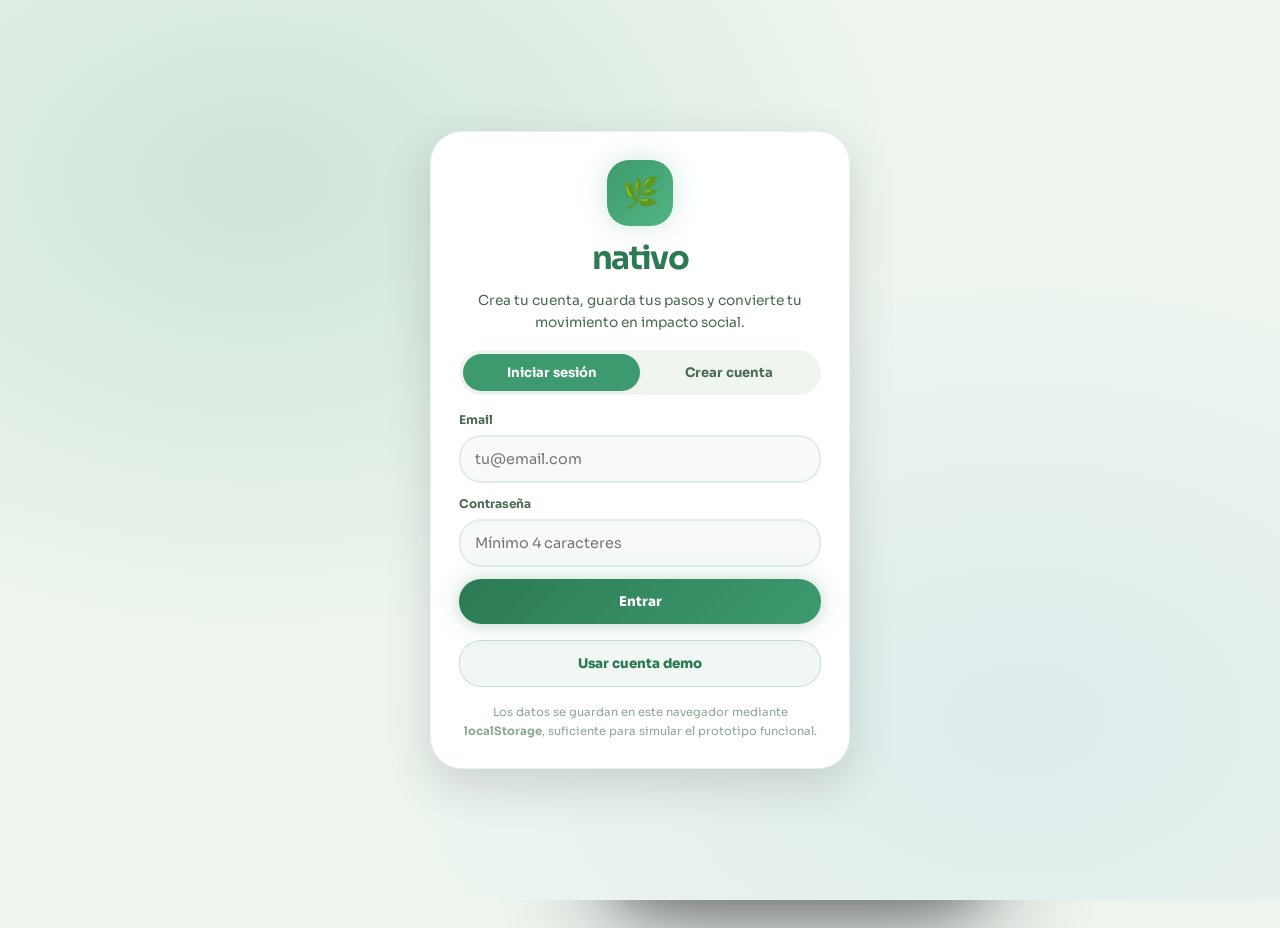
<file: files/index.html>
<!DOCTYPE html>
<html lang="es">
<head>
  <meta charset="UTF-8">
  <meta name="viewport" content="width=device-width, initial-scale=1.0, maximum-scale=1.0, user-scalable=no">
  <title>Nativo — Muévete. Impacta. Transforma.</title>
  <link rel="preconnect" href="https://fonts.googleapis.com">
  <link rel="preconnect" href="https://fonts.gstatic.com" crossorigin>
  <link href="https://fonts.googleapis.com/css2?family=Sora:wght@300;400;500;600;700;800&family=JetBrains+Mono:wght@400;500;600&display=swap" rel="stylesheet">
  <link rel="stylesheet" href="styles.css">
</head>
<body>

  <!-- PANTALLA DE ACCESO: login / registro local -->
  <section class="auth-screen" id="auth-screen" aria-label="Acceso a Nativo">
    <div class="auth-card">
      <div class="auth-logo">🌿</div>
      <h1>nativo</h1>
      <p class="auth-subtitle">Crea tu cuenta, guarda tus pasos y convierte tu movimiento en impacto social.</p>

      <div class="auth-tabs" role="tablist">
        <button class="auth-tab active" id="login-tab" type="button" onclick="setAuthMode('login')">Iniciar sesión</button>
        <button class="auth-tab" id="register-tab" type="button" onclick="setAuthMode('register')">Crear cuenta</button>
      </div>

      <form class="auth-form" id="auth-form">
        <label class="auth-field" id="name-field">
          <span>Nombre</span>
          <input id="auth-name" type="text" autocomplete="name" placeholder="Ana" maxlength="24">
        </label>
        <label class="auth-field">
          <span>Email</span>
          <input id="auth-email" type="email" autocomplete="email" placeholder="tu@email.com" required>
        </label>
        <label class="auth-field">
          <span>Contraseña</span>
          <input id="auth-password" type="password" autocomplete="current-password" placeholder="Mínimo 4 caracteres" required>
        </label>
        <button class="auth-submit" type="submit" id="auth-submit">Entrar</button>
      </form>

      <button class="auth-demo" type="button" onclick="quickDemoLogin()">Usar cuenta demo</button>
      <p class="auth-note">Los datos se guardan en este navegador mediante <strong>localStorage</strong>, suficiente para simular el prototipo funcional.</p>
    </div>
  </section>

  <!-- ================================================================ -->
  <div class="desktop-wrapper">

    <!-- Sidebar informativa (solo escritorio) -->
    <aside class="desktop-sidebar">
      <div class="sidebar-brand">
        <div class="sidebar-logo-wrap">
          <span class="sidebar-logo">🌿</span>
        </div>
        <h1 class="sidebar-title">nativo</h1>
        <p class="sidebar-tagline">Camina. Genera energía.<br>Transforma comunidades.</p>
      </div>

      <ul class="sidebar-features">
        <li>
          <div class="sf-icon">👣</div>
          <div class="sf-text">
            <strong>Cuenta tus pasos</strong>
            <span>Cada paso genera energía real</span>
          </div>
        </li>
        <li>
          <div class="sf-icon">⚡</div>
          <div class="sf-text">
            <strong>Convierte en créditos</strong>
            <span>100 pasos = 1 crédito Nativo</span>
          </div>
        </li>
        <li>
          <div class="sf-icon">🌍</div>
          <div class="sf-text">
            <strong>Financia proyectos</strong>
            <span>Dona créditos a tu comunidad</span>
          </div>
        </li>
        <li>
          <div class="sf-icon">📈</div>
          <div class="sf-text">
            <strong>Mide tu impacto</strong>
            <span>Ve cómo cambias el mundo</span>
          </div>
        </li>
      </ul>

      <div class="sidebar-footer">
        <p class="sf-label">Disponible próximamente en</p>
        <div class="store-badges">
          <div class="store-badge">
            <span>🍎</span> App Store
          </div>
          <div class="store-badge">
            <span>▶</span> Google Play
          </div>
        </div>
      </div>
    </aside>

    <!-- PHONE MOCKUP: Contiene la app móvil-->
    <div class="phone-mockup">
      <!-- Notch del teléfono -->
      <div class="phone-notch">
        <div class="notch-camera"></div>
      </div>

      <div class="phone-screen">

        <!-- APP SHELL-->
        <div class="app" id="app">

          <!-- HEADER -->
          <header class="app-header" id="app-header">
            <div class="header-inner">
              <div class="header-brand">
                <span class="header-logo">🌿</span>
                <span class="header-name">nativo</span>
              </div>
              <div class="header-actions">
                <div class="streak-pill">
                  <span class="streak-fire">🔥</span>
                  <span class="streak-num" id="streak-count">7</span>
                </div>
                <button class="user-avatar" id="header-avatar" onclick="setTab('profile')" aria-label="Abrir perfil">A</button>
              </div>
            </div>
          </header>

          <!-- PANTALLAS / TABS-->
          <main class="app-main" id="app-main">

            <!-- ======== TAB: INICIO ======== -->
            <section class="tab-screen active" id="tab-home">

              <!-- Saludo -->
              <div class="greeting-block">
                <p class="greeting-sub">Buenos días,</p>
                <h2 class="greeting-name"><span id="greeting-name">Ana</span> <span class="wave">👋</span></h2>
              </div>

              <!-- Anillo de progreso SVG -->
              <div class="ring-section">
                <div class="ring-wrap" id="ring-wrap">
                  <svg class="progress-ring" viewBox="0 0 220 220" xmlns="http://www.w3.org/2000/svg" aria-label="Progreso de pasos">
                    <!-- Pista de fondo -->
                    <circle class="ring-track" cx="110" cy="110" r="90"/>
                    <!-- Anillo de progreso -->
                    <circle class="ring-fill" id="ring-fill" cx="110" cy="110" r="90"/>
                    <!-- Punto marcador en el extremo -->
                    <circle class="ring-dot" id="ring-dot" cx="110" cy="20" r="7"/>
                  </svg>

                  <!-- Contenido central del anillo -->
                  <div class="ring-center-content">
                    <span class="ring-number" id="ring-steps">0</span>
                    <span class="ring-unit">pasos</span>
                    <div class="ring-goal-line">
                      <span class="ring-percent" id="ring-percent">0%</span>
                      <span class="ring-goal-text">de 10.000</span>
                    </div>
                  </div>
                </div>

                <!-- Barra de energía bajo el anillo -->
                <div class="energy-section">
                  <div class="energy-header">
                    <span class="energy-label">⚡ Energía generada</span>
                    <span class="energy-value" id="energy-val">0 kJ</span>
                  </div>
                  <div class="energy-track">
                    <div class="energy-progress" id="energy-progress"></div>
                  </div>
                </div>
              </div>

              <!-- Panel de créditos -->
              <div class="credits-card" id="credits-card">
                <div class="credits-main-row">
                  <div class="credits-coin">🪙</div>
                  <div class="credits-big">
                    <span class="credits-number" id="credits-display">50</span>
                    <span class="credits-desc">créditos disponibles</span>
                  </div>
                  <div class="credits-badge-wrap">
                    <div class="credits-today-badge">
                      <span class="badge-label">Hoy</span>
                      <span class="badge-val" id="credits-today">+0</span>
                    </div>
                  </div>
                </div>

                <div class="credits-divider"></div>

                <div class="credits-stats-row">
                  <div class="credits-stat">
                    <span class="cstat-num" id="cstat-total">50</span>
                    <span class="cstat-lbl">Total ganados</span>
                  </div>
                  <div class="cstat-sep"></div>
                  <div class="credits-stat">
                    <span class="cstat-num" id="cstat-donated">0</span>
                    <span class="cstat-lbl">Donados</span>
                  </div>
                  <div class="cstat-sep"></div>
                  <div class="credits-stat">
                    <span class="cstat-num" id="cstat-steps-today">0</span>
                    <span class="cstat-lbl">Pasos hoy</span>
                  </div>
                </div>
              </div>

              <!-- Botones de añadir pasos -->
              <div class="steps-section">
                <p class="steps-section-title">Simular actividad</p>
                <div class="step-buttons-row">
                  <button class="step-btn" onclick="addSteps(100)" aria-label="Añadir 100 pasos">
                    <span class="sbtn-icon">🚶</span>
                    <span class="sbtn-val">+100</span>
                    <span class="sbtn-desc">Paseo</span>
                  </button>
                  <button class="step-btn step-btn--mid" onclick="addSteps(500)" aria-label="Añadir 500 pasos">
                    <span class="sbtn-icon">🏃</span>
                    <span class="sbtn-val">+500</span>
                    <span class="sbtn-desc">Trote</span>
                  </button>
                  <button class="step-btn step-btn--big" onclick="addSteps(1000)" aria-label="Añadir 1000 pasos">
                    <span class="sbtn-icon">🏅</span>
                    <span class="sbtn-val">+1000</span>
                    <span class="sbtn-desc">Sprint</span>
                  </button>
                </div>
              </div>

              <!-- Banner de logro (oculto por defecto) -->
              <div class="achievement-banner hidden" id="achievement-banner">
                <span class="ach-icon">🏆</span>
                <div class="ach-text">
                  <strong>¡Objetivo diario completado!</strong>
                  <p>Has generado la máxima energía de hoy</p>
                </div>
                <button class="ach-close" onclick="document.getElementById('achievement-banner').classList.add('hidden')">✕</button>
              </div>

            </section><!-- /tab-home -->

            <!-- ======== TAB: PROYECTOS ======== -->
            <section class="tab-screen" id="tab-projects">

              <div class="projects-header">
                <div>
                  <h2 class="section-title">Proyectos</h2>
                  <p class="section-sub">Tu movimiento, su futuro</p>
                </div>
                <div class="mini-credits-pill">
                  🪙 <span id="credits-projects-disp">50</span>
                </div>
              </div>

              <!-- Lista de proyectos generada dinámicamente -->
              <div class="projects-list" id="projects-list" role="list">
                <!-- Generado por JS -->
              </div>

            </section><!-- /tab-projects -->

            <!-- ======== TAB: IMPACTO ======== -->
            <section class="tab-screen" id="tab-impact">

              <div class="section-header-block">
                <h2 class="section-title">Tu Impacto</h2>
                <p class="section-sub">Cada paso transforma el mundo</p>
              </div>

              <!-- Hero visual -->
              <div class="impact-hero">
                <div class="impact-planet-wrap">
                  <span class="impact-planet">🌍</span>
                  <div class="orbit orbit-1"><div class="orbit-dot"></div></div>
                  <div class="orbit orbit-2"><div class="orbit-dot"></div></div>
                  <div class="orbit orbit-3"><div class="orbit-dot"></div></div>
                </div>
                <p class="impact-phrase">Tu movimiento alimenta comunidades reales</p>
              </div>

              <!-- Grid de estadísticas de impacto -->
              <div class="impact-grid">
                <div class="impact-card">
                  <span class="icard-icon">👣</span>
                  <span class="icard-val" id="imp-steps">0</span>
                  <span class="icard-lbl">Pasos totales</span>
                </div>
                <div class="impact-card">
                  <span class="icard-icon">⚡</span>
                  <span class="icard-val" id="imp-energy">0</span>
                  <span class="icard-lbl">kJ generados</span>
                </div>
                <div class="impact-card impact-card--highlight">
                  <span class="icard-icon">🪙</span>
                  <span class="icard-val" id="imp-donated">0</span>
                  <span class="icard-lbl">Créditos donados</span>
                </div>
                <div class="impact-card">
                  <span class="icard-icon">🌿</span>
                  <span class="icard-val" id="imp-co2">0</span>
                  <span class="icard-lbl">g CO₂ evitado</span>
                </div>
              </div>

              <!-- Historial de donaciones -->
              <div class="timeline-section">
                <h3 class="timeline-title">Historial de donaciones</h3>

                <!-- Estado vacío -->
                <div class="timeline-empty" id="timeline-empty">
                  <span class="te-icon">🌱</span>
                  <p>Aún no has donado créditos.<br><strong>¡Tu impacto está esperando!</strong></p>
                  <button class="te-btn" onclick="setTab('projects')">Ver proyectos →</button>
                </div>

                <!-- Lista de donaciones -->
                <ul class="timeline-list" id="timeline-list" aria-label="Historial de donaciones"></ul>
              </div>

            </section><!-- /tab-impact -->

            <!-- ======== TAB: PERFIL ======== -->
            <section class="tab-screen" id="tab-profile">
              <div class="section-header-block">
                <h2 class="section-title">Perfil</h2>
                <p class="section-sub">Tus datos, historial y logros guardados</p>
              </div>

              <div class="profile-card">
                <div class="profile-avatar" id="profile-avatar">A</div>
                <div class="profile-main">
                  <h3 id="profile-name">Ana</h3>
                  <p id="profile-email">ana@nativo.app</p>
                  <span class="profile-level" id="profile-level">Nivel Semilla</span>
                </div>
              </div>

              <div class="profile-grid">
                <div class="profile-stat"><span id="profile-days">1</span><small>Días activos</small></div>
                <div class="profile-stat"><span id="profile-best">0</span><small>Mejor día</small></div>
                <div class="profile-stat"><span id="profile-streak">0</span><small>Racha</small></div>
                <div class="profile-stat"><span id="profile-achievements">0</span><small>Logros</small></div>
              </div>

              <div class="profile-section">
                <div class="profile-section-head">
                  <h3>Historial diario de pasos</h3>
                  <button class="mini-action" onclick="simulateNewDay()">Simular nuevo día</button>
                </div>
                <ul class="daily-list" id="daily-history-list"></ul>
              </div>

              <div class="profile-section">
                <h3>Logros</h3>
                <div class="achievements-grid" id="achievements-grid"></div>
              </div>

              <div class="profile-section">
                <h3>Resumen de donaciones</h3>
                <ul class="donation-summary-list" id="donation-summary-list"></ul>
              </div>

              <div class="profile-actions">
                <button class="secondary-action" onclick="exportProfileData()">Exportar datos</button>
                <button class="danger-action" onclick="logout()">Cerrar sesión</button>
              </div>
            </section><!-- /tab-profile -->

          </main><!-- /app-main -->

          <!-- NAVEGACIÓN INFERIOR-->
          <nav class="bottom-nav" id="bottom-nav" role="navigation" aria-label="Navegación principal">
            <button class="nav-btn active" onclick="setTab('home')" data-tab="home" aria-label="Inicio">
              <span class="nav-icon">
                <svg viewBox="0 0 24 24" fill="none" stroke="currentColor" stroke-width="2.2" stroke-linecap="round">
                  <path d="M3 9l9-7 9 7v11a2 2 0 01-2 2H5a2 2 0 01-2-2z"/>
                  <polyline points="9 22 9 12 15 12 15 22"/>
                </svg>
              </span>
              <span class="nav-label">Inicio</span>
              <div class="nav-indicator"></div>
            </button>

            <button class="nav-btn" onclick="setTab('projects')" data-tab="projects" aria-label="Proyectos">
              <span class="nav-icon">
                <svg viewBox="0 0 24 24" fill="none" stroke="currentColor" stroke-width="2.2" stroke-linecap="round">
                  <circle cx="12" cy="12" r="10"/>
                  <path d="M12 2a14.5 14.5 0 000 20M2 12h20"/>
                </svg>
              </span>
              <span class="nav-label">Proyectos</span>
              <div class="nav-indicator"></div>
            </button>

            <button class="nav-btn" onclick="setTab('impact')" data-tab="impact" aria-label="Impacto">
              <span class="nav-icon">
                <svg viewBox="0 0 24 24" fill="none" stroke="currentColor" stroke-width="2.2" stroke-linecap="round">
                  <polyline points="22 12 18 12 15 21 9 3 6 12 2 12"/>
                </svg>
              </span>
              <span class="nav-label">Impacto</span>
              <div class="nav-indicator"></div>
            </button>
            <button class="nav-btn" onclick="setTab('profile')" data-tab="profile" aria-label="Perfil">
              <span class="nav-icon">
                <svg viewBox="0 0 24 24" fill="none" stroke="currentColor" stroke-width="2.2" stroke-linecap="round">
                  <circle cx="12" cy="8" r="4"/>
                  <path d="M4 22c1.4-4.2 4.2-6 8-6s6.6 1.8 8 6"/>
                </svg>
              </span>
              <span class="nav-label">Perfil</span>
              <div class="nav-indicator"></div>
            </button>

          </nav>

        </div><!-- /app -->
      </div><!-- /phone-screen -->
    </div><!-- /phone-mockup -->

  </div><!-- /desktop-wrapper -->

  <!-- MODAL DE DONACIÓN-->
  <div class="modal-backdrop" id="modal-backdrop" onclick="closeModal()" role="dialog" aria-modal="true" aria-labelledby="modal-title">
    <div class="modal-sheet" id="modal-sheet" onclick="event.stopPropagation()">

      <!-- Drag handle -->
      <div class="modal-handle"></div>

      <div class="modal-header">
        <div class="modal-project-icon" id="modal-icon">🌱</div>
        <div class="modal-header-text">
          <h3 class="modal-title" id="modal-title">Proyecto</h3>
          <p class="modal-desc" id="modal-desc">Descripción del proyecto</p>
        </div>
        <button class="modal-close-btn" onclick="closeModal()" aria-label="Cerrar">
          <svg viewBox="0 0 24 24" fill="none" stroke="currentColor" stroke-width="2.5" stroke-linecap="round">
            <line x1="18" y1="6" x2="6" y2="18"/>
            <line x1="6" y1="6" x2="18" y2="18"/>
          </svg>
        </button>
      </div>

      <div class="modal-body">
        <!-- Progreso del proyecto en el modal -->
        <div class="modal-progress-section">
          <div class="modal-progress-labels">
            <span>Progreso del proyecto</span>
            <span id="modal-progress-text">0 / 0 créditos</span>
          </div>
          <div class="modal-progress-track">
            <div class="modal-progress-fill" id="modal-progress-fill"></div>
          </div>
        </div>

        <!-- Créditos disponibles -->
        <div class="modal-credits-available">
          <span class="mca-icon">🪙</span>
          <span>Tus créditos disponibles: <strong id="modal-credits-avail">0</strong></span>
        </div>

        <!-- Botones de cantidad -->
        <p class="modal-amount-title">¿Cuántos créditos donar?</p>
        <div class="amount-grid" id="amount-grid">
          <button class="amount-chip" onclick="selectAmount(5)" data-amount="5">5 🪙</button>
          <button class="amount-chip" onclick="selectAmount(10)" data-amount="10">10 🪙</button>
          <button class="amount-chip" onclick="selectAmount(25)" data-amount="25">25 🪙</button>
          <button class="amount-chip" onclick="selectAmount(50)" data-amount="50">50 🪙</button>
        </div>

        <!-- Cantidad personalizada -->
        <div class="custom-amount-row">
          <label class="custom-label" for="custom-input">Personalizado:</label>
          <input
            type="number"
            id="custom-input"
            class="custom-input"
            placeholder="0"
            min="1"
            oninput="selectAmount(parseInt(this.value) || 0)"
            aria-label="Cantidad personalizada de créditos"
          >
          <span class="custom-coin">🪙</span>
        </div>

        <!-- Vista previa de la donación -->
        <div class="donation-preview" id="donation-preview">
          <div class="dp-left">
            <span class="dp-label">Donarás</span>
            <span class="dp-amount" id="dp-amount">0 🪙</span>
          </div>
          <div class="dp-arrow">→</div>
          <div class="dp-right">
            <span class="dp-label">Le quedará al proyecto</span>
            <span class="dp-remaining" id="dp-remaining">0 🪙</span>
          </div>
        </div>
      </div>

      <div class="modal-footer">
        <button class="btn-cancel" onclick="closeModal()">Cancelar</button>
        <button class="btn-donate" id="btn-donate" onclick="confirmDonate()" disabled>
          <span class="btn-text">Donar créditos</span>
          <span class="btn-icon">🌿</span>
        </button>
      </div>

    </div>
  </div>

  <!-- CONTENEDOR DE TOASTS-->
  <div class="toast-container" id="toast-container" aria-live="polite"></div>

  <script src="script.js"></script>
</body>
</html>
</file>
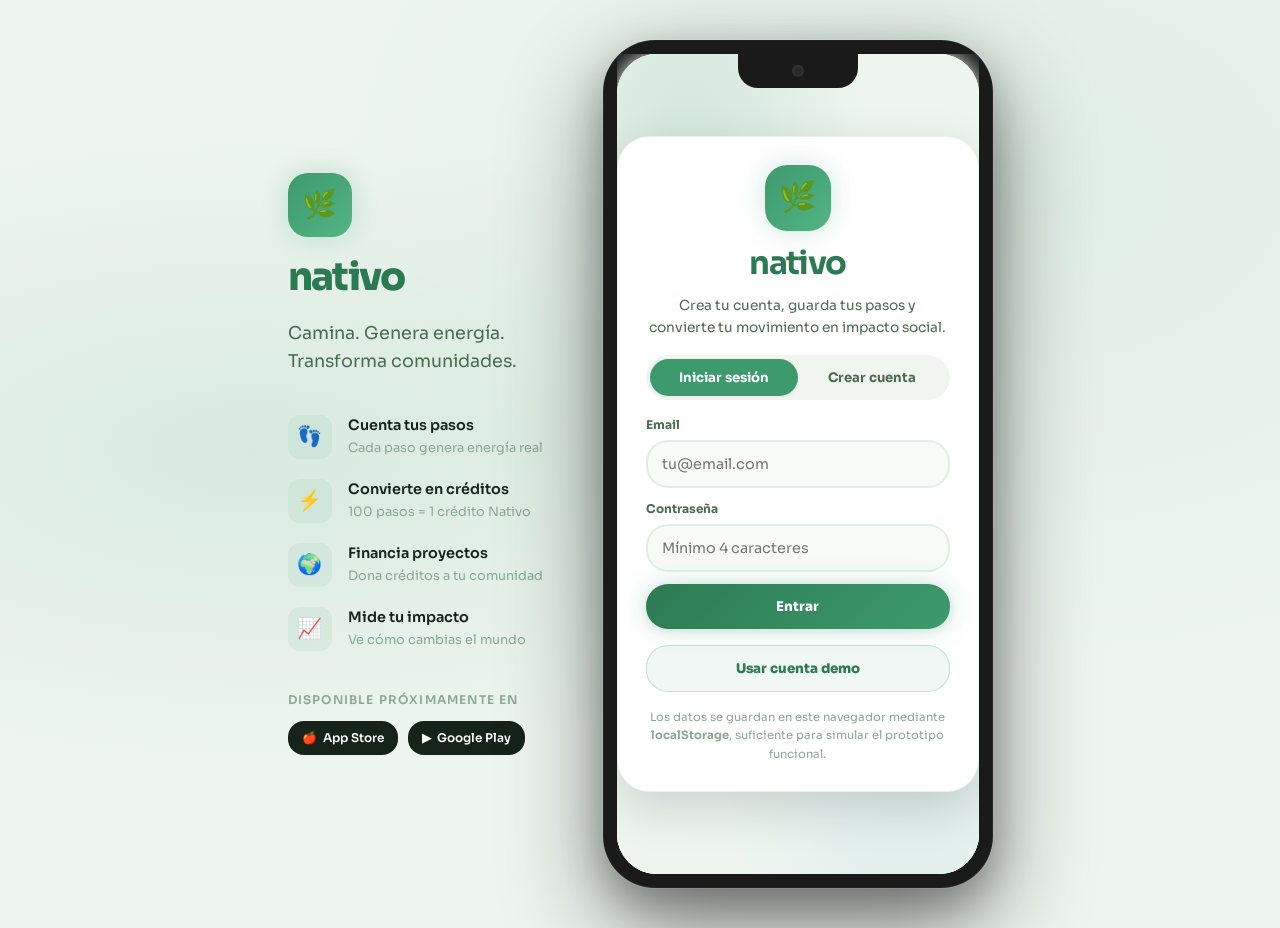
<file: IPO-Final-GrupoPA1-Pareja-BreixoCallonSantos-AngelEnriquezGago-main/IPO-Final-GrupoPA1-Pareja-BreixoCallonSantos-AngelEnriquezGago-main/files/index.html>
<!DOCTYPE html>
<html lang="es">
<head>
  <meta charset="UTF-8">
  <meta name="viewport" content="width=device-width, initial-scale=1.0, maximum-scale=1.0, user-scalable=no">
  <title>Nativo — Muévete. Impacta. Transforma.</title>
  <link rel="preconnect" href="https://fonts.googleapis.com">
  <link rel="preconnect" href="https://fonts.gstatic.com" crossorigin>
  <link href="https://fonts.googleapis.com/css2?family=Sora:wght@300;400;500;600;700;800&family=JetBrains+Mono:wght@400;500;600&display=swap" rel="stylesheet">
  <link rel="stylesheet" href="styles.css">
</head>
<body>

 

  <!-- ================================================================ -->
  <div class="desktop-wrapper">

    <!-- Sidebar informativa (solo escritorio) -->
    <aside class="desktop-sidebar">
      <div class="sidebar-brand">
        <div class="sidebar-logo-wrap">
          <span class="sidebar-logo">🌿</span>
        </div>
        <h1 class="sidebar-title">nativo</h1>
        <p class="sidebar-tagline">Camina. Genera energía.<br>Transforma comunidades.</p>
      </div>

      <ul class="sidebar-features">
        <li>
          <div class="sf-icon">👣</div>
          <div class="sf-text">
            <strong>Cuenta tus pasos</strong>
            <span>Cada paso genera energía real</span>
          </div>
        </li>
        <li>
          <div class="sf-icon">⚡</div>
          <div class="sf-text">
            <strong>Convierte en créditos</strong>
            <span>100 pasos = 1 crédito Nativo</span>
          </div>
        </li>
        <li>
          <div class="sf-icon">🌍</div>
          <div class="sf-text">
            <strong>Financia proyectos</strong>
            <span>Dona créditos a tu comunidad</span>
          </div>
        </li>
        <li>
          <div class="sf-icon">📈</div>
          <div class="sf-text">
            <strong>Mide tu impacto</strong>
            <span>Ve cómo cambias el mundo</span>
          </div>
        </li>
      </ul>

      <div class="sidebar-footer">
        <p class="sf-label">Disponible próximamente en</p>
        <div class="store-badges">
          <div class="store-badge">
            <span>🍎</span> App Store
          </div>
          <div class="store-badge">
            <span>▶</span> Google Play
          </div>
        </div>
      </div>
    </aside>

    <!-- PHONE MOCKUP: Contiene la app móvil-->
    <div class="phone-mockup">
      <!-- Notch del teléfono -->
      <div class="phone-notch">
        <div class="notch-camera"></div>
      </div>

      <div class="phone-screen">

        <!-- PANTALLA DE ACCESO: login / registro local -->
        <section class="auth-screen" id="auth-screen" aria-label="Acceso a Nativo">
          <div class="auth-card">
            <div class="auth-logo">🌿</div>
            <h1>nativo</h1>
            <p class="auth-subtitle">Crea tu cuenta, guarda tus pasos y convierte tu movimiento en impacto social.</p>

            <div class="auth-tabs" role="tablist">
              <button class="auth-tab active" id="login-tab" type="button" onclick="setAuthMode('login')">Iniciar sesión</button>
              <button class="auth-tab" id="register-tab" type="button" onclick="setAuthMode('register')">Crear cuenta</button>
            </div>

            <form class="auth-form" id="auth-form">
              <label class="auth-field" id="name-field">
                <span>Nombre</span>
                <input id="auth-name" type="text" autocomplete="name" placeholder="Ana" maxlength="24">
              </label>
              <label class="auth-field">
                <span>Email</span>
                <input id="auth-email" type="email" autocomplete="email" placeholder="tu@email.com" required>
              </label>
              <label class="auth-field">
                <span>Contraseña</span>
                <input id="auth-password" type="password" autocomplete="current-password" placeholder="Mínimo 4 caracteres" required>
              </label>
              <button class="auth-submit" type="submit" id="auth-submit">Entrar</button>
            </form>

            <button class="auth-demo" type="button" onclick="quickDemoLogin()">Usar cuenta demo</button>
            <p class="auth-note">Los datos se guardan en este navegador mediante <strong>localStorage</strong>, suficiente para simular el prototipo funcional.</p>
          </div>
        </section>

        <!-- APP SHELL-->
        <div class="app" id="app">

          <!-- HEADER -->
          <header class="app-header" id="app-header">
            <div class="header-inner">
              <div class="header-brand">
                <span class="header-logo">🌿</span>
                <span class="header-name">nativo</span>
              </div>
              <div class="header-actions">
                <div class="streak-pill">
                  <span class="streak-fire">🔥</span>
                  <span class="streak-num" id="streak-count">7</span>
                </div>
                <button class="user-avatar" id="header-avatar" onclick="setTab('profile')" aria-label="Abrir perfil">A</button>
              </div>
            </div>
          </header>

          <!-- PANTALLAS / TABS-->
          <main class="app-main" id="app-main">

            <!-- ======== TAB: INICIO ======== -->
            <section class="tab-screen active" id="tab-home">

              <!-- Saludo -->
              <div class="greeting-block">
                <p class="greeting-sub">Buenos días,</p>
                <h2 class="greeting-name"><span id="greeting-name">Ana</span> <span class="wave">👋</span></h2>
              </div>

              <!-- Anillo de progreso SVG -->
              <div class="ring-section">
                <div class="ring-wrap" id="ring-wrap">
                  <svg class="progress-ring" viewBox="0 0 220 220" xmlns="http://www.w3.org/2000/svg" aria-label="Progreso de pasos">
                    <!-- Pista de fondo -->
                    <circle class="ring-track" cx="110" cy="110" r="90"/>
                    <!-- Anillo de progreso -->
                    <circle class="ring-fill" id="ring-fill" cx="110" cy="110" r="90"/>
                    <!-- Punto marcador en el extremo -->
                    <circle class="ring-dot" id="ring-dot" cx="110" cy="20" r="7"/>
                  </svg>

                  <!-- Contenido central del anillo -->
                  <div class="ring-center-content">
                    <span class="ring-number" id="ring-steps">0</span>
                    <span class="ring-unit">pasos</span>
                    <div class="ring-goal-line">
                      <span class="ring-percent" id="ring-percent">0%</span>
                      <span class="ring-goal-text">de 10.000</span>
                    </div>
                  </div>
                </div>

                <!-- Barra de energía bajo el anillo -->
                <div class="energy-section">
                  <div class="energy-header">
                    <span class="energy-label">⚡ Energía generada</span>
                    <span class="energy-value" id="energy-val">0 kJ</span>
                  </div>
                  <div class="energy-track">
                    <div class="energy-progress" id="energy-progress"></div>
                  </div>
                </div>
              </div>

              <!-- Panel de créditos -->
              <div class="credits-card" id="credits-card">
                <div class="credits-main-row">
                  <div class="credits-coin">🪙</div>
                  <div class="credits-big">
                    <span class="credits-number" id="credits-display">50</span>
                    <span class="credits-desc">créditos disponibles</span>
                  </div>
                  <div class="credits-badge-wrap">
                    <div class="credits-today-badge">
                      <span class="badge-label">Hoy</span>
                      <span class="badge-val" id="credits-today">+0</span>
                    </div>
                  </div>
                </div>

                <div class="credits-divider"></div>

                <div class="credits-stats-row">
                  <div class="credits-stat">
                    <span class="cstat-num" id="cstat-total">50</span>
                    <span class="cstat-lbl">Total ganados</span>
                  </div>
                  <div class="cstat-sep"></div>
                  <div class="credits-stat">
                    <span class="cstat-num" id="cstat-donated">0</span>
                    <span class="cstat-lbl">Donados</span>
                  </div>
                  <div class="cstat-sep"></div>
                  <div class="credits-stat">
                    <span class="cstat-num" id="cstat-steps-today">0</span>
                    <span class="cstat-lbl">Pasos hoy</span>
                  </div>
                </div>
              </div>

              <!-- Botones de añadir pasos -->
              <div class="steps-section">
                <p class="steps-section-title">Simular actividad</p>
                <div class="step-buttons-row">
                  <button class="step-btn" onclick="addSteps(100)" aria-label="Añadir 100 pasos">
                    <span class="sbtn-icon">🚶</span>
                    <span class="sbtn-val">+100</span>
                    <span class="sbtn-desc">Paseo</span>
                  </button>
                  <button class="step-btn step-btn--mid" onclick="addSteps(500)" aria-label="Añadir 500 pasos">
                    <span class="sbtn-icon">🏃</span>
                    <span class="sbtn-val">+500</span>
                    <span class="sbtn-desc">Trote</span>
                  </button>
                  <button class="step-btn step-btn--big" onclick="addSteps(1000)" aria-label="Añadir 1000 pasos">
                    <span class="sbtn-icon">🏅</span>
                    <span class="sbtn-val">+1000</span>
                    <span class="sbtn-desc">Sprint</span>
                  </button>
                </div>
              </div>

              <!-- Banner de logro (oculto por defecto) -->
              <div class="achievement-banner hidden" id="achievement-banner">
                <span class="ach-icon">🏆</span>
                <div class="ach-text">
                  <strong>¡Objetivo diario completado!</strong>
                  <p>Has generado la máxima energía de hoy</p>
                </div>
                <button class="ach-close" onclick="document.getElementById('achievement-banner').classList.add('hidden')">✕</button>
              </div>

            </section><!-- /tab-home -->

            <!-- ======== TAB: PROYECTOS ======== -->
            <section class="tab-screen" id="tab-projects">

              <div class="projects-header">
                <div>
                  <h2 class="section-title">Proyectos</h2>
                  <p class="section-sub">Tu movimiento, su futuro</p>
                </div>
                <div class="mini-credits-pill">
                  🪙 <span id="credits-projects-disp">50</span>
                </div>
              </div>

              <!-- Lista de proyectos generada dinámicamente -->
              <div class="projects-list" id="projects-list" role="list">
                <!-- Generado por JS -->
              </div>

            </section><!-- /tab-projects -->

            <!-- ======== TAB: IMPACTO ======== -->
            <section class="tab-screen" id="tab-impact">

              <div class="section-header-block">
                <h2 class="section-title">Tu Impacto</h2>
                <p class="section-sub">Cada paso transforma el mundo</p>
              </div>

              <!-- Hero visual -->
              <div class="impact-hero">
                <div class="impact-planet-wrap">
                  <span class="impact-planet">🌍</span>
                  <div class="orbit orbit-1"><div class="orbit-dot"></div></div>
                  <div class="orbit orbit-2"><div class="orbit-dot"></div></div>
                  <div class="orbit orbit-3"><div class="orbit-dot"></div></div>
                </div>
                <p class="impact-phrase">Tu movimiento alimenta comunidades reales</p>
              </div>

              <!-- Grid de estadísticas de impacto -->
              <div class="impact-grid">
                <div class="impact-card">
                  <span class="icard-icon">👣</span>
                  <span class="icard-val" id="imp-steps">0</span>
                  <span class="icard-lbl">Pasos totales</span>
                </div>
                <div class="impact-card">
                  <span class="icard-icon">⚡</span>
                  <span class="icard-val" id="imp-energy">0</span>
                  <span class="icard-lbl">kJ generados</span>
                </div>
                <div class="impact-card impact-card--highlight">
                  <span class="icard-icon">🪙</span>
                  <span class="icard-val" id="imp-donated">0</span>
                  <span class="icard-lbl">Créditos donados</span>
                </div>
                <div class="impact-card">
                  <span class="icard-icon">🌿</span>
                  <span class="icard-val" id="imp-co2">0</span>
                  <span class="icard-lbl">g CO₂ evitado</span>
                </div>
              </div>

              <!-- Historial de donaciones -->
              <div class="timeline-section">
                <h3 class="timeline-title">Historial de donaciones</h3>

                <!-- Estado vacío -->
                <div class="timeline-empty" id="timeline-empty">
                  <span class="te-icon">🌱</span>
                  <p>Aún no has donado créditos.<br><strong>¡Tu impacto está esperando!</strong></p>
                  <button class="te-btn" onclick="setTab('projects')">Ver proyectos →</button>
                </div>

                <!-- Lista de donaciones -->
                <ul class="timeline-list" id="timeline-list" aria-label="Historial de donaciones"></ul>
              </div>

            </section><!-- /tab-impact -->

            <!-- ======== TAB: PERFIL ======== -->
            <section class="tab-screen" id="tab-profile">
              <div class="section-header-block">
                <h2 class="section-title">Perfil</h2>
                <p class="section-sub">Tus datos, historial y logros guardados</p>
              </div>

              <div class="profile-card">
                <div class="profile-avatar" id="profile-avatar">A</div>
                <div class="profile-main">
                  <h3 id="profile-name">Ana</h3>
                  <p id="profile-email">ana@nativo.app</p>
                  <span class="profile-level" id="profile-level">Nivel Semilla</span>
                </div>
              </div>

              <div class="profile-grid">
                <div class="profile-stat"><span id="profile-days">1</span><small>Días activos</small></div>
                <div class="profile-stat"><span id="profile-best">0</span><small>Mejor día</small></div>
                <div class="profile-stat"><span id="profile-streak">0</span><small>Racha</small></div>
                <div class="profile-stat"><span id="profile-achievements">0</span><small>Logros</small></div>
              </div>

              <div class="profile-section">
                <div class="profile-section-head">
                  <h3>Historial diario de pasos</h3>
                  <button class="mini-action" onclick="simulateNewDay()">Simular nuevo día</button>
                </div>
                <ul class="daily-list" id="daily-history-list"></ul>
              </div>

              <div class="profile-section">
                <h3>Logros</h3>
                <div class="achievements-grid" id="achievements-grid"></div>
              </div>

              <div class="profile-section">
                <h3>Resumen de donaciones</h3>
                <ul class="donation-summary-list" id="donation-summary-list"></ul>
              </div>

              <div class="profile-actions">
                <button class="secondary-action" onclick="exportProfileData()">Exportar datos</button>
                <button class="danger-action" onclick="logout()">Cerrar sesión</button>
              </div>
            </section><!-- /tab-profile -->

          </main><!-- /app-main -->

          <!-- NAVEGACIÓN INFERIOR-->
          <nav class="bottom-nav" id="bottom-nav" role="navigation" aria-label="Navegación principal">
            <button class="nav-btn active" onclick="setTab('home')" data-tab="home" aria-label="Inicio">
              <span class="nav-icon">
                <svg viewBox="0 0 24 24" fill="none" stroke="currentColor" stroke-width="2.2" stroke-linecap="round">
                  <path d="M3 9l9-7 9 7v11a2 2 0 01-2 2H5a2 2 0 01-2-2z"/>
                  <polyline points="9 22 9 12 15 12 15 22"/>
                </svg>
              </span>
              <span class="nav-label">Inicio</span>
              <div class="nav-indicator"></div>
            </button>

            <button class="nav-btn" onclick="setTab('projects')" data-tab="projects" aria-label="Proyectos">
              <span class="nav-icon">
                <svg viewBox="0 0 24 24" fill="none" stroke="currentColor" stroke-width="2.2" stroke-linecap="round">
                  <circle cx="12" cy="12" r="10"/>
                  <path d="M12 2a14.5 14.5 0 000 20M2 12h20"/>
                </svg>
              </span>
              <span class="nav-label">Proyectos</span>
              <div class="nav-indicator"></div>
            </button>

            <button class="nav-btn" onclick="setTab('impact')" data-tab="impact" aria-label="Impacto">
              <span class="nav-icon">
                <svg viewBox="0 0 24 24" fill="none" stroke="currentColor" stroke-width="2.2" stroke-linecap="round">
                  <polyline points="22 12 18 12 15 21 9 3 6 12 2 12"/>
                </svg>
              </span>
              <span class="nav-label">Impacto</span>
              <div class="nav-indicator"></div>
            </button>
            <button class="nav-btn" onclick="setTab('profile')" data-tab="profile" aria-label="Perfil">
              <span class="nav-icon">
                <svg viewBox="0 0 24 24" fill="none" stroke="currentColor" stroke-width="2.2" stroke-linecap="round">
                  <circle cx="12" cy="8" r="4"/>
                  <path d="M4 22c1.4-4.2 4.2-6 8-6s6.6 1.8 8 6"/>
                </svg>
              </span>
              <span class="nav-label">Perfil</span>
              <div class="nav-indicator"></div>
            </button>

          </nav>

        </div><!-- /app -->

        <!-- MODAL DE DONACIÓN-->
        <div class="modal-backdrop" id="modal-backdrop" onclick="closeModal()" role="dialog" aria-modal="true" aria-labelledby="modal-title">
          <div class="modal-sheet" id="modal-sheet" onclick="event.stopPropagation()">

            <!-- Drag handle -->
            <div class="modal-handle"></div>

            <div class="modal-header">
              <div class="modal-project-icon" id="modal-icon">🌱</div>
              <div class="modal-header-text">
                <h3 class="modal-title" id="modal-title">Proyecto</h3>
                <p class="modal-desc" id="modal-desc">Descripción del proyecto</p>
              </div>
              <button class="modal-close-btn" onclick="closeModal()" aria-label="Cerrar">
                <svg viewBox="0 0 24 24" fill="none" stroke="currentColor" stroke-width="2.5" stroke-linecap="round">
                  <line x1="18" y1="6" x2="6" y2="18"/>
                  <line x1="6" y1="6" x2="18" y2="18"/>
                </svg>
              </button>
            </div>

            <div class="modal-body">
              <!-- Progreso del proyecto en el modal -->
              <div class="modal-progress-section">
                <div class="modal-progress-labels">
                  <span>Progreso del proyecto</span>
                  <span id="modal-progress-text">0 / 0 créditos</span>
                </div>
                <div class="modal-progress-track">
                  <div class="modal-progress-fill" id="modal-progress-fill"></div>
                </div>
              </div>

              <!-- Créditos disponibles -->
              <div class="modal-credits-available">
                <span class="mca-icon">🪙</span>
                <span>Tus créditos disponibles: <strong id="modal-credits-avail">0</strong></span>
              </div>

              <!-- Botones de cantidad -->
              <p class="modal-amount-title">¿Cuántos créditos donar?</p>
              <div class="amount-grid" id="amount-grid">
                <button class="amount-chip" onclick="selectAmount(5)" data-amount="5">5 🪙</button>
                <button class="amount-chip" onclick="selectAmount(10)" data-amount="10">10 🪙</button>
                <button class="amount-chip" onclick="selectAmount(25)" data-amount="25">25 🪙</button>
                <button class="amount-chip" onclick="selectAmount(50)" data-amount="50">50 🪙</button>
              </div>

              <!-- Cantidad personalizada -->
              <div class="custom-amount-row">
                <label class="custom-label" for="custom-input">Personalizado:</label>
                <input
                  type="number"
                  id="custom-input"
                  class="custom-input"
                  placeholder="0"
                  min="1"
                  oninput="selectAmount(parseInt(this.value) || 0)"
                  aria-label="Cantidad personalizada de créditos"
                >
                <span class="custom-coin">🪙</span>
              </div>

              <!-- Vista previa de la donación -->
              <div class="donation-preview" id="donation-preview">
                <div class="dp-left">
                  <span class="dp-label">Donarás</span>
                  <span class="dp-amount" id="dp-amount">0 🪙</span>
                </div>
                <div class="dp-arrow">→</div>
                <div class="dp-right">
                  <span class="dp-label">Le quedará al proyecto</span>
                  <span class="dp-remaining" id="dp-remaining">0 🪙</span>
                </div>
              </div>
            </div>

            <div class="modal-footer">
              <button class="btn-cancel" onclick="closeModal()">Cancelar</button>
              <button class="btn-donate" id="btn-donate" onclick="confirmDonate()" disabled>
                <span class="btn-text">Donar créditos</span>
                <span class="btn-icon">🌿</span>
              </button>
            </div>

          </div>
        </div>

        <!-- CONTENEDOR DE TOASTS -->
        <div 
          class="toast-container" 
          id="toast-container" 
          aria-live="polite"
        ></div>

        <!-- CONTENEDOR EFECTOS FLOTANTES -->
        <div id="floating-ui-layer"></div>
      
      </div><!-- /phone-screen -->
    </div><!-- /phone-mockup -->

  </div><!-- /desktop-wrapper -->

  <script src="script.js"></script>
</body>
</html>
</file>
<file: files/styles.css>
/* ============================================================
   NATIVO — styles.css
   Diseño centrado en el usuario, estilo app nativa
   Fuente: Sora y JetBrains Mono
   ============================================================ */

/* ====== VARIABLES GLOBALES ====== */
:root {
  /* Paleta de color */
  --primary:        #3D9A6F;
  --primary-light:  #52B484;
  --primary-dark:   #2C7A53;
  --primary-glow:   rgba(61, 154, 111, 0.25);
  --primary-pale:   rgba(61, 154, 111, 0.08);

  --accent-gold:    #F5C842;
  --accent-blue:    #4A9FD4;
  --accent-coral:   #E8734A;
  --accent-purple:  #8B6DB5;

  /* Superficie y fondos */
  --bg:             #EEF5EF;
  --surface:        #FFFFFF;
  --surface-2:      #F7FAF7;
  --surface-3:      #F0F5F0;

  /* Texto */
  --text-1:         #162318;
  --text-2:         #4A6B52;
  --text-3:         #8BA892;
  --text-inv:       #FFFFFF;

  /* Bordes */
  --border:         rgba(61, 154, 111, 0.12);
  --border-strong:  rgba(61, 154, 111, 0.25);

  /* Sombras */
  --sh-xs: 0 1px 4px rgba(0,0,0,0.05);
  --sh-sm: 0 2px 12px rgba(0,0,0,0.07);
  --sh-md: 0 6px 24px rgba(0,0,0,0.10);
  --sh-lg: 0 16px 48px rgba(0,0,0,0.14);
  --sh-glow: 0 0 24px var(--primary-glow);

  /* Tipografía */
  --font:   'Sora', -apple-system, sans-serif;
  --mono:   'JetBrains Mono', monospace;

  /* Radio de bordes */
  --r-sm:  10px;
  --r-md:  16px;
  --r-lg:  22px;
  --r-xl:  28px;
  --r-full: 9999px;

  /* Layout app */
  --header-h:   62px;
  --nav-h:      72px;
  --app-w:      390px;
  --app-h:      844px;

  /* SVG Ring */
  --ring-r:           90;
  --ring-circumf:     565.49; /* 2 * PI * 90 */

  /* Transiciones */
  --ease-bounce:  cubic-bezier(0.34, 1.56, 0.64, 1);
  --ease-out:     cubic-bezier(0.22, 1, 0.36, 1);
  --t-fast:       0.15s ease;
  --t-mid:        0.3s var(--ease-out);
  --t-bounce:     0.4s var(--ease-bounce);
}

/* ====== RESET BASE ====== */
*, *::before, *::after {
  box-sizing: border-box;
  margin: 0;
  padding: 0;
  -webkit-tap-highlight-color: transparent;
}

html {
  font-size: 16px;
  -webkit-text-size-adjust: 100%;
}

body {
  font-family: var(--font);
  background: var(--bg);
  color: var(--text-1);
  line-height: 1.5;
  overflow-x: hidden;
  min-height: 100dvh;
}

button {
  font-family: var(--font);
  border: none;
  cursor: pointer;
  background: none;
  -webkit-font-smoothing: antialiased;
}

input {
  font-family: var(--font);
  outline: none;
  border: none;
}

/* ====== SCROLLBAR CUSTOM ====== */
::-webkit-scrollbar { width: 4px; }
::-webkit-scrollbar-track { background: transparent; }
::-webkit-scrollbar-thumb { background: var(--primary-glow); border-radius: 2px; }

/* LAYOUT ESCRITORIO: Fondo + mockup centrado */
.desktop-wrapper {
  display: flex;
  align-items: center;
  justify-content: center;
  gap: 60px;
  min-height: 100dvh;
  padding: 40px 20px;
}

/* === SIDEBAR ESCRITORIO === */
.desktop-sidebar {
  display: none;
  flex-direction: column;
  gap: 40px;
  max-width: 320px;
  flex-shrink: 0;
}

.sidebar-brand {
  display: flex;
  flex-direction: column;
  gap: 12px;
}

.sidebar-logo-wrap {
  width: 64px;
  height: 64px;
  background: linear-gradient(135deg, var(--primary), var(--primary-light));
  border-radius: 20px;
  display: flex;
  align-items: center;
  justify-content: center;
  font-size: 28px;
  box-shadow: var(--sh-glow);
}

.sidebar-title {
  font-size: 2.4rem;
  font-weight: 800;
  color: var(--primary-dark);
  letter-spacing: -0.04em;
}

.sidebar-tagline {
  font-size: 1.1rem;
  color: var(--text-2);
  line-height: 1.6;
  font-weight: 400;
}

.sidebar-features {
  list-style: none;
  display: flex;
  flex-direction: column;
  gap: 20px;
}

.sidebar-features li {
  display: flex;
  align-items: flex-start;
  gap: 16px;
}

.sf-icon {
  width: 44px;
  height: 44px;
  background: var(--primary-pale);
  border-radius: 12px;
  display: flex;
  align-items: center;
  justify-content: center;
  font-size: 20px;
  flex-shrink: 0;
}

.sf-text {
  display: flex;
  flex-direction: column;
  gap: 2px;
}

.sf-text strong {
  font-size: 0.9rem;
  font-weight: 600;
  color: var(--text-1);
}

.sf-text span {
  font-size: 0.8rem;
  color: var(--text-3);
}

.sidebar-footer { display: flex; flex-direction: column; gap: 12px; }

.sf-label {
  font-size: 0.75rem;
  text-transform: uppercase;
  letter-spacing: 0.1em;
  color: var(--text-3);
  font-weight: 600;
}

.store-badges {
  display: flex;
  gap: 10px;
}

.store-badge {
  display: flex;
  align-items: center;
  gap: 6px;
  padding: 8px 14px;
  background: var(--text-1);
  color: white;
  border-radius: var(--r-md);
  font-size: 0.75rem;
  font-weight: 600;
  cursor: pointer;
  transition: transform var(--t-fast), opacity var(--t-fast);
}

.store-badge:hover { transform: translateY(-1px); opacity: 0.9; }

/* === PHONE MOCKUP === */
.phone-mockup {
  width: var(--app-w);
  min-width: var(--app-w);
  background: #1A1A1A;
  border-radius: 52px;
  padding: 14px;
  box-shadow:
    0 0 0 1px rgba(255,255,255,0.08),
    0 32px 80px rgba(0,0,0,0.4),
    inset 0 0 0 1px rgba(255,255,255,0.04);
  position: relative;
  flex-shrink: 0;
}

.phone-notch {
  position: absolute;
  top: 14px;
  left: 50%;
  transform: translateX(-50%);
  width: 120px;
  height: 34px;
  background: #1A1A1A;
  border-radius: 0 0 20px 20px;
  z-index: 10;
  display: flex;
  align-items: center;
  justify-content: center;
}

.notch-camera {
  width: 12px;
  height: 12px;
  background: #2A2A2A;
  border-radius: 50%;
  border: 2px solid #333;
}

.phone-screen {
  width: 100%;
  height: 820px;
  border-radius: 40px;
  overflow: hidden;
  background: var(--bg);
  position: relative;
}

/* APP SHELL */
.app {
  display: flex;
  flex-direction: column;
  height: 100%;
  background: var(--bg);
  overflow: hidden;
}

/* ====== HEADER ====== */
.app-header {
  height: var(--header-h);
  background: var(--surface);
  border-bottom: 1px solid var(--border);
  flex-shrink: 0;
  z-index: 20;
  backdrop-filter: blur(10px);
  padding-top: 10px; /* espacio para notch */
}

.header-inner {
  display: flex;
  align-items: center;
  justify-content: space-between;
  padding: 0 20px;
  height: 100%;
}

.header-brand {
  display: flex;
  align-items: center;
  gap: 8px;
}

.header-logo {
  font-size: 22px;
}

.header-name {
  font-size: 1.3rem;
  font-weight: 800;
  color: var(--primary-dark);
  letter-spacing: -0.03em;
}

.header-actions {
  display: flex;
  align-items: center;
  gap: 10px;
}

.streak-pill {
  display: flex;
  align-items: center;
  gap: 4px;
  background: #FFF3DC;
  border: 1px solid #FFD97A;
  border-radius: var(--r-full);
  padding: 4px 10px;
}

.streak-fire { font-size: 14px; }

.streak-num {
  font-size: 0.8rem;
  font-weight: 700;
  color: #B8850A;
  font-family: var(--mono);
}

.user-avatar {
  width: 34px;
  height: 34px;
  border-radius: 50%;
  background: linear-gradient(135deg, var(--primary), var(--primary-dark));
  color: white;
  font-size: 0.85rem;
  font-weight: 700;
  display: flex;
  align-items: center;
  justify-content: center;
  box-shadow: var(--sh-xs);
}

/* ====== MAIN CONTENT ====== */
.app-main {
  flex: 1;
  overflow: hidden;
  position: relative;
}

/* ====== TAB SCREENS ====== */
.tab-screen {
  display: none;
  flex-direction: column;
  height: 100%;
  overflow-y: auto;
  overflow-x: hidden;
  padding: 20px 16px;
  gap: 16px;
  scroll-behavior: smooth;
  -webkit-overflow-scrolling: touch;
  /* Ocultar scrollbar pero mantener funcionalidad */
  scrollbar-width: none;
  -ms-overflow-style: none;
}

.tab-screen::-webkit-scrollbar { display: none; }

.tab-screen.active {
  display: flex;
  animation: slideInUp 0.35s var(--ease-out) both;
}

@keyframes slideInUp {
  from { opacity: 0; transform: translateY(16px); }
  to   { opacity: 1; transform: translateY(0); }
}

/* TAB INICIO: SALUDO */
.greeting-block {
  padding: 4px 0 0;
}

.greeting-sub {
  font-size: 0.8rem;
  color: var(--text-3);
  font-weight: 400;
  letter-spacing: 0.02em;
}

.greeting-name {
  font-size: 1.6rem;
  font-weight: 700;
  color: var(--text-1);
  letter-spacing: -0.02em;
  line-height: 1.2;
}

.wave {
  display: inline-block;
  animation: wave 2s ease-in-out infinite;
  transform-origin: 70% 70%;
}

@keyframes wave {
  0%, 100% { transform: rotate(0deg); }
  10%, 30%  { transform: rotate(-10deg); }
  20%       { transform: rotate(14deg); }
  40%       { transform: rotate(6deg); }
  50%       { transform: rotate(0deg); }
}

/* 
   ANILLO DE PROGRESO*/
.ring-section {
  background: var(--surface);
  border-radius: var(--r-xl);
  padding: 24px 20px 20px;
  box-shadow: var(--sh-sm);
  display: flex;
  flex-direction: column;
  align-items: center;
  gap: 18px;
}

.ring-wrap {
  position: relative;
  width: 200px;
  height: 200px;
  flex-shrink: 0;
}

/* SVG del anillo */
.progress-ring {
  width: 200px;
  height: 200px;
  transform: rotate(-90deg); /* Empieza desde arriba */
}

/* Pista de fondo del anillo */
.ring-track {
  fill: none;
  stroke: var(--surface-3);
  stroke-width: 14;
}

/* Anillo de progreso (animado) */
.ring-fill {
  fill: none;
  stroke: url(#ringGradient);
  stroke-width: 14;
  stroke-linecap: round;
  stroke-dasharray: var(--ring-circumf);
  stroke-dashoffset: var(--ring-circumf); /* Empieza vacío */
  transition: stroke-dashoffset 0.8s var(--ease-out);
  filter: drop-shadow(0 0 8px var(--primary-glow));
}

/* Punto brillante al final del progreso */
.ring-dot {
  fill: var(--primary);
  filter: drop-shadow(0 0 6px var(--primary));
  transition: all 0.8s var(--ease-out);
  opacity: 0;
}

/* Contenido central del anillo */
.ring-center-content {
  position: absolute;
  inset: 0;
  display: flex;
  flex-direction: column;
  align-items: center;
  justify-content: center;
  gap: 2px;
}

.ring-number {
  font-size: 2.2rem;
  font-weight: 800;
  font-family: var(--mono);
  color: var(--text-1);
  letter-spacing: -0.04em;
  line-height: 1;
  transition: all 0.3s ease;
}

.ring-unit {
  font-size: 0.75rem;
  color: var(--text-3);
  font-weight: 500;
  text-transform: uppercase;
  letter-spacing: 0.08em;
}

.ring-goal-line {
  display: flex;
  align-items: center;
  gap: 4px;
  margin-top: 2px;
}

.ring-percent {
  font-size: 0.8rem;
  font-weight: 700;
  color: var(--primary);
  font-family: var(--mono);
}

.ring-goal-text {
  font-size: 0.7rem;
  color: var(--text-3);
}

/* Barra de energía */
.energy-section {
  width: 100%;
}

.energy-header {
  display: flex;
  justify-content: space-between;
  align-items: center;
  margin-bottom: 8px;
}

.energy-label {
  font-size: 0.78rem;
  font-weight: 600;
  color: var(--text-2);
}

.energy-value {
  font-size: 0.78rem;
  font-weight: 700;
  color: var(--primary);
  font-family: var(--mono);
}

.energy-track {
  width: 100%;
  height: 8px;
  background: var(--surface-3);
  border-radius: var(--r-full);
  overflow: hidden;
}

.energy-progress {
  height: 100%;
  width: 0%;
  background: linear-gradient(90deg, var(--primary-dark), var(--primary-light));
  border-radius: var(--r-full);
  transition: width 0.8s var(--ease-out);
  position: relative;
}

.energy-progress::after {
  content: '';
  position: absolute;
  right: 0;
  top: 0;
  bottom: 0;
  width: 20px;
  background: linear-gradient(90deg, transparent, rgba(255,255,255,0.4));
  border-radius: var(--r-full);
}

/* PANEL DE CRÉDITOS */
.credits-card {
  background: linear-gradient(135deg, var(--primary-dark) 0%, var(--primary) 60%, var(--primary-light) 100%);
  border-radius: var(--r-xl);
  padding: 20px;
  color: white;
  box-shadow: var(--sh-md), var(--sh-glow);
  position: relative;
  overflow: hidden;
}

/* Decoración de fondo en el card */
.credits-card::before {
  content: '';
  position: absolute;
  top: -30px;
  right: -30px;
  width: 120px;
  height: 120px;
  background: rgba(255,255,255,0.06);
  border-radius: 50%;
}

.credits-card::after {
  content: '';
  position: absolute;
  bottom: -20px;
  left: 30px;
  width: 80px;
  height: 80px;
  background: rgba(255,255,255,0.04);
  border-radius: 50%;
}

.credits-main-row {
  display: flex;
  align-items: center;
  gap: 14px;
  position: relative;
  z-index: 1;
}

.credits-coin {
  font-size: 28px;
  filter: drop-shadow(0 2px 4px rgba(0,0,0,0.2));
}

.credits-big {
  display: flex;
  flex-direction: column;
  flex: 1;
}

.credits-number {
  font-size: 2.4rem;
  font-weight: 800;
  font-family: var(--mono);
  letter-spacing: -0.04em;
  line-height: 1;
  color: white;
  transition: all 0.3s var(--ease-bounce);
}

.credits-desc {
  font-size: 0.75rem;
  color: rgba(255,255,255,0.7);
  font-weight: 400;
  margin-top: 2px;
}

.credits-badge-wrap {
  flex-shrink: 0;
}

.credits-today-badge {
  background: rgba(255,255,255,0.15);
  border: 1px solid rgba(255,255,255,0.2);
  border-radius: var(--r-md);
  padding: 6px 12px;
  display: flex;
  flex-direction: column;
  align-items: center;
  backdrop-filter: blur(4px);
}

.badge-label {
  font-size: 0.6rem;
  text-transform: uppercase;
  letter-spacing: 0.08em;
  color: rgba(255,255,255,0.6);
  font-weight: 600;
}

.badge-val {
  font-size: 1.1rem;
  font-weight: 700;
  font-family: var(--mono);
  color: var(--accent-gold);
}

.credits-divider {
  height: 1px;
  background: rgba(255,255,255,0.12);
  margin: 14px 0;
  position: relative;
  z-index: 1;
}

.credits-stats-row {
  display: flex;
  align-items: center;
  position: relative;
  z-index: 1;
}

.credits-stat {
  flex: 1;
  display: flex;
  flex-direction: column;
  align-items: center;
  gap: 2px;
}

.cstat-num {
  font-size: 1.1rem;
  font-weight: 700;
  font-family: var(--mono);
  color: white;
}

.cstat-lbl {
  font-size: 0.65rem;
  color: rgba(255,255,255,0.55);
  text-transform: uppercase;
  letter-spacing: 0.06em;
}

.cstat-sep {
  width: 1px;
  height: 32px;
  background: rgba(255,255,255,0.12);
}

/* BOTONES DE PASOS */
.steps-section {
  display: flex;
  flex-direction: column;
  gap: 12px;
}

.steps-section-title {
  font-size: 0.78rem;
  font-weight: 600;
  color: var(--text-3);
  text-transform: uppercase;
  letter-spacing: 0.08em;
}

.step-buttons-row {
  display: flex;
  gap: 10px;
}

.step-btn {
  flex: 1;
  background: var(--surface);
  border: 2px solid var(--border);
  border-radius: var(--r-lg);
  padding: 14px 8px 12px;
  display: flex;
  flex-direction: column;
  align-items: center;
  gap: 4px;
  cursor: pointer;
  transition: transform var(--t-bounce), box-shadow var(--t-mid), border-color var(--t-fast), background var(--t-fast);
  box-shadow: var(--sh-xs);
  -webkit-tap-highlight-color: transparent;
}

.step-btn:hover, .step-btn:focus-visible {
  border-color: var(--primary);
  box-shadow: var(--sh-sm), 0 0 0 3px var(--primary-pale);
  outline: none;
}

.step-btn:active {
  transform: scale(0.94);
}

.step-btn--mid {
  border-color: var(--primary);
  background: var(--primary-pale);
}

.step-btn--big {
  border-color: var(--primary-dark);
  background: linear-gradient(135deg, var(--primary-pale), rgba(44, 122, 83, 0.12));
}

.sbtn-icon {
  font-size: 22px;
}

.sbtn-val {
  font-size: 0.9rem;
  font-weight: 700;
  font-family: var(--mono);
  color: var(--primary-dark);
}

.sbtn-desc {
  font-size: 0.65rem;
  color: var(--text-3);
  font-weight: 500;
}

/* BANNER DE LOGRO */
.achievement-banner {
  background: linear-gradient(135deg, #F5C842, #FFA500);
  border-radius: var(--r-lg);
  padding: 16px;
  display: flex;
  align-items: center;
  gap: 12px;
  box-shadow: 0 4px 16px rgba(245, 200, 66, 0.35);
  animation: popIn 0.5s var(--ease-bounce) both;
}

.achievement-banner.hidden {
  display: none;
}

@keyframes popIn {
  from { opacity: 0; transform: scale(0.85); }
  to   { opacity: 1; transform: scale(1); }
}

.ach-icon {
  font-size: 28px;
  flex-shrink: 0;
}

.ach-text {
  flex: 1;
}

.ach-text strong {
  display: block;
  font-size: 0.9rem;
  font-weight: 700;
  color: #5A3800;
}

.ach-text p {
  font-size: 0.75rem;
  color: #7A5200;
  margin-top: 2px;
}

.ach-close {
  background: rgba(0,0,0,0.1);
  border: none;
  border-radius: 50%;
  width: 24px;
  height: 24px;
  font-size: 0.7rem;
  color: #5A3800;
  cursor: pointer;
  display: flex;
  align-items: center;
  justify-content: center;
  flex-shrink: 0;
}

/* TAB: PROYECTOS*/
.projects-header {
  display: flex;
  align-items: center;
  justify-content: space-between;
  padding-top: 4px;
}

.section-title {
  font-size: 1.5rem;
  font-weight: 700;
  color: var(--text-1);
  letter-spacing: -0.02em;
}

.section-sub {
  font-size: 0.8rem;
  color: var(--text-3);
  margin-top: 2px;
}

.mini-credits-pill {
  background: var(--primary-pale);
  border: 1px solid var(--border-strong);
  color: var(--primary-dark);
  font-size: 0.8rem;
  font-weight: 700;
  font-family: var(--mono);
  padding: 6px 12px;
  border-radius: var(--r-full);
}

/* === TARJETAS DE PROYECTOS === */
.projects-list {
  display: flex;
  flex-direction: column;
  gap: 14px;
  padding-bottom: 8px;
}

.project-card {
  background: var(--surface);
  border-radius: var(--r-xl);
  padding: 18px;
  box-shadow: var(--sh-sm);
  border: 1.5px solid var(--border);
  display: flex;
  flex-direction: column;
  gap: 14px;
  transition: transform var(--t-fast), box-shadow var(--t-mid);
  animation: cardIn 0.4s var(--ease-out) both;
}

@keyframes cardIn {
  from { opacity: 0; transform: translateY(12px); }
  to   { opacity: 1; transform: translateY(0); }
}

.project-card:nth-child(1) { animation-delay: 0.05s; }
.project-card:nth-child(2) { animation-delay: 0.10s; }
.project-card:nth-child(3) { animation-delay: 0.15s; }
.project-card:nth-child(4) { animation-delay: 0.20s; }

.project-card:hover {
  box-shadow: var(--sh-md);
  transform: translateY(-1px);
}

/* Cabecera de la tarjeta */
.pcard-header {
  display: flex;
  align-items: flex-start;
  gap: 12px;
}

.pcard-icon-wrap {
  width: 48px;
  height: 48px;
  border-radius: var(--r-md);
  display: flex;
  align-items: center;
  justify-content: center;
  font-size: 22px;
  flex-shrink: 0;
}

.pcard-info {
  flex: 1;
}

.pcard-name {
  font-size: 1rem;
  font-weight: 700;
  color: var(--text-1);
  letter-spacing: -0.01em;
}

.pcard-desc {
  font-size: 0.78rem;
  color: var(--text-2);
  margin-top: 3px;
  line-height: 1.5;
}

.pcard-tag {
  font-size: 0.65rem;
  font-weight: 600;
  padding: 3px 8px;
  border-radius: var(--r-full);
  text-transform: uppercase;
  letter-spacing: 0.06em;
  white-space: nowrap;
  margin-top: 6px;
  display: inline-block;
}

/* Barra de progreso del proyecto */
.pcard-progress-section {
  display: flex;
  flex-direction: column;
  gap: 6px;
}

.pcard-progress-labels {
  display: flex;
  justify-content: space-between;
  align-items: center;
}

.pcard-funded {
  font-size: 0.78rem;
  font-weight: 700;
  font-family: var(--mono);
  color: var(--text-1);
}

.pcard-goal {
  font-size: 0.72rem;
  color: var(--text-3);
}

.pcard-progress-track {
  width: 100%;
  height: 8px;
  background: var(--surface-3);
  border-radius: var(--r-full);
  overflow: hidden;
}

.pcard-progress-fill {
  height: 100%;
  border-radius: var(--r-full);
  transition: width 0.8s var(--ease-out);
  position: relative;
}

/* Botón de donación */
.pcard-footer {
  display: flex;
  align-items: center;
  justify-content: space-between;
}

.pcard-percent {
  font-size: 0.78rem;
  color: var(--text-3);
}

.pcard-percent strong {
  font-weight: 700;
  color: var(--primary);
}

.btn-donate-card {
  display: flex;
  align-items: center;
  gap: 6px;
  padding: 8px 16px;
  background: var(--primary);
  color: white;
  border-radius: var(--r-full);
  font-size: 0.8rem;
  font-weight: 600;
  cursor: pointer;
  transition: transform var(--t-bounce), background var(--t-fast), box-shadow var(--t-fast);
  box-shadow: 0 2px 8px var(--primary-glow);
  border: none;
}

.btn-donate-card:hover {
  background: var(--primary-light);
  box-shadow: 0 4px 14px var(--primary-glow);
}

.btn-donate-card:active {
  transform: scale(0.94);
}

/* TAB: IMPACTO */
.section-header-block {
  padding-top: 4px;
}

/* Hero del impacto */
.impact-hero {
  background: var(--surface);
  border-radius: var(--r-xl);
  padding: 28px 20px;
  display: flex;
  flex-direction: column;
  align-items: center;
  gap: 14px;
  box-shadow: var(--sh-sm);
}

.impact-planet-wrap {
  position: relative;
  width: 100px;
  height: 100px;
  display: flex;
  align-items: center;
  justify-content: center;
}

.impact-planet {
  font-size: 50px;
  position: relative;
  z-index: 2;
  animation: floatPlanet 4s ease-in-out infinite;
}

@keyframes floatPlanet {
  0%, 100% { transform: translateY(0px); }
  50%       { transform: translateY(-6px); }
}

/* Órbitas animadas */
.orbit {
  position: absolute;
  border-radius: 50%;
  border: 1.5px solid var(--primary-glow);
  animation: orbitSpin 8s linear infinite;
}

.orbit-1 { width: 80px;  height: 80px;  animation-duration: 6s;  }
.orbit-2 { width: 100px; height: 100px; animation-duration: 10s; animation-direction: reverse; }
.orbit-3 { width: 120px; height: 120px; animation-duration: 14s; opacity: 0.5; }

@keyframes orbitSpin {
  from { transform: rotate(0deg); }
  to   { transform: rotate(360deg); }
}

.orbit-dot {
  width: 8px;
  height: 8px;
  background: var(--primary);
  border-radius: 50%;
  position: absolute;
  top: -4px;
  left: 50%;
  transform: translateX(-50%);
  box-shadow: 0 0 6px var(--primary);
}

.impact-phrase {
  font-size: 0.9rem;
  font-weight: 500;
  color: var(--text-2);
  text-align: center;
  line-height: 1.5;
}

/* Grid de impacto */
.impact-grid {
  display: grid;
  grid-template-columns: 1fr 1fr;
  gap: 10px;
}

.impact-card {
  background: var(--surface);
  border-radius: var(--r-lg);
  padding: 16px 14px;
  display: flex;
  flex-direction: column;
  align-items: center;
  gap: 4px;
  box-shadow: var(--sh-xs);
  border: 1.5px solid var(--border);
  text-align: center;
}

.impact-card--highlight {
  border-color: var(--primary);
  background: var(--primary-pale);
}

.icard-icon {
  font-size: 22px;
}

.icard-val {
  font-size: 1.4rem;
  font-weight: 800;
  font-family: var(--mono);
  color: var(--text-1);
  letter-spacing: -0.03em;
  line-height: 1;
}

.icard-lbl {
  font-size: 0.65rem;
  color: var(--text-3);
  font-weight: 500;
  text-transform: uppercase;
  letter-spacing: 0.06em;
}

/* Timeline de donaciones */
.timeline-section {
  background: var(--surface);
  border-radius: var(--r-xl);
  padding: 18px;
  box-shadow: var(--sh-sm);
  display: flex;
  flex-direction: column;
  gap: 14px;
  margin-bottom: 8px;
}

.timeline-title {
  font-size: 0.9rem;
  font-weight: 700;
  color: var(--text-1);
  letter-spacing: -0.01em;
}

.timeline-empty {
  display: flex;
  flex-direction: column;
  align-items: center;
  gap: 10px;
  padding: 20px 0;
  text-align: center;
}

.te-icon {
  font-size: 36px;
  opacity: 0.7;
}

.timeline-empty p {
  font-size: 0.82rem;
  color: var(--text-3);
  line-height: 1.6;
}

.te-btn {
  background: var(--primary-pale);
  border: 1px solid var(--border-strong);
  color: var(--primary-dark);
  border-radius: var(--r-full);
  padding: 8px 16px;
  font-size: 0.78rem;
  font-weight: 600;
  cursor: pointer;
  transition: all var(--t-fast);
}

.te-btn:hover {
  background: var(--primary);
  color: white;
  border-color: var(--primary);
}

.timeline-list {
  list-style: none;
  display: flex;
  flex-direction: column;
  gap: 10px;
}

.timeline-item {
  display: flex;
  align-items: center;
  gap: 12px;
  animation: fadeIn 0.3s ease both;
}

@keyframes fadeIn {
  from { opacity: 0; transform: translateX(-8px); }
  to   { opacity: 1; transform: translateX(0); }
}

.ti-dot {
  width: 36px;
  height: 36px;
  border-radius: 10px;
  display: flex;
  align-items: center;
  justify-content: center;
  font-size: 16px;
  flex-shrink: 0;
}

.ti-info {
  flex: 1;
}

.ti-project {
  font-size: 0.83rem;
  font-weight: 600;
  color: var(--text-1);
}

.ti-time {
  font-size: 0.7rem;
  color: var(--text-3);
  margin-top: 1px;
}

.ti-amount {
  font-size: 0.9rem;
  font-weight: 700;
  font-family: var(--mono);
  color: var(--primary-dark);
}

/* NAVEGACIÓN INFERIOR */
.bottom-nav {
  height: var(--nav-h);
  background: var(--surface);
  border-top: 1px solid var(--border);
  display: flex;
  align-items: center;
  padding: 0 8px;
  flex-shrink: 0;
  padding-bottom: 4px; /* safe area iPhone */
  z-index: 30;
}

.nav-btn {
  flex: 1;
  display: flex;
  flex-direction: column;
  align-items: center;
  justify-content: center;
  gap: 3px;
  padding: 8px 0;
  background: none;
  border: none;
  cursor: pointer;
  color: var(--text-3);
  transition: color var(--t-fast);
  position: relative;
  border-radius: var(--r-md);
}

.nav-btn.active {
  color: var(--primary-dark);
}

.nav-icon {
  width: 24px;
  height: 24px;
  display: flex;
  align-items: center;
  justify-content: center;
  transition: transform var(--t-bounce);
}

.nav-icon svg {
  width: 22px;
  height: 22px;
  stroke-width: 2;
}

.nav-btn.active .nav-icon {
  transform: scale(1.1);
}

.nav-btn.active .nav-icon svg {
  stroke-width: 2.5;
}

.nav-label {
  font-size: 0.62rem;
  font-weight: 600;
  letter-spacing: 0.04em;
  text-transform: uppercase;
}

/* Indicador activo debajo del ícono */
.nav-indicator {
  position: absolute;
  bottom: -4px;
  left: 50%;
  transform: translateX(-50%);
  width: 4px;
  height: 4px;
  border-radius: 2px;
  background: var(--primary);
  transition: all var(--t-bounce);
  opacity: 0;
}

.nav-btn.active .nav-indicator {
  opacity: 1;
  width: 24px;
}

/* MODAL DE DONACIÓN (Bottom Sheet) */
.modal-backdrop {
  position: fixed;
  inset: 0;
  background: rgba(0,0,0,0.5);
  z-index: 100;
  display: flex;
  align-items: flex-end;
  justify-content: center;
  opacity: 0;
  pointer-events: none;
  transition: opacity var(--t-mid);
  backdrop-filter: blur(4px);
}

.modal-backdrop.open {
  opacity: 1;
  pointer-events: all;
}

/* En móvil real, el bottom sheet está anclado abajo
   En el mockup de escritorio, lo centramos dentro del phone-screen */
@media (max-width: 767px) {
  .modal-backdrop {
    align-items: flex-end;
  }
}

.modal-sheet {
  background: var(--surface);
  border-radius: var(--r-xl) var(--r-xl) 0 0;
  width: 100%;
  max-width: var(--app-w);
  padding: 0 0 24px;
  display: flex;
  flex-direction: column;
  gap: 0;
  transform: translateY(100%);
  transition: transform 0.4s var(--ease-out);
  max-height: 88vh;
  overflow-y: auto;
}

.modal-backdrop.open .modal-sheet {
  transform: translateY(0);
}

.modal-handle {
  width: 36px;
  height: 4px;
  background: var(--border-strong);
  border-radius: 2px;
  margin: 12px auto 0;
  flex-shrink: 0;
}

.modal-header {
  display: flex;
  align-items: flex-start;
  gap: 14px;
  padding: 16px 20px 14px;
  border-bottom: 1px solid var(--border);
}

.modal-project-icon {
  width: 48px;
  height: 48px;
  border-radius: var(--r-md);
  background: var(--primary-pale);
  display: flex;
  align-items: center;
  justify-content: center;
  font-size: 22px;
  flex-shrink: 0;
}

.modal-header-text {
  flex: 1;
}

.modal-title {
  font-size: 1.05rem;
  font-weight: 700;
  color: var(--text-1);
  letter-spacing: -0.01em;
}

.modal-desc {
  font-size: 0.78rem;
  color: var(--text-2);
  margin-top: 3px;
  line-height: 1.5;
}

.modal-close-btn {
  width: 32px;
  height: 32px;
  background: var(--surface-3);
  border-radius: 50%;
  display: flex;
  align-items: center;
  justify-content: center;
  cursor: pointer;
  flex-shrink: 0;
  transition: background var(--t-fast);
}

.modal-close-btn:hover { background: var(--border-strong); }

.modal-close-btn svg {
  width: 14px;
  height: 14px;
  stroke: var(--text-2);
}

.modal-body {
  padding: 18px 20px;
  display: flex;
  flex-direction: column;
  gap: 16px;
}

/* Progreso en el modal */
.modal-progress-section {
  display: flex;
  flex-direction: column;
  gap: 6px;
}

.modal-progress-labels {
  display: flex;
  justify-content: space-between;
  align-items: center;
  font-size: 0.78rem;
}

.modal-progress-labels span:first-child {
  color: var(--text-2);
  font-weight: 500;
}

.modal-progress-labels span:last-child {
  color: var(--text-1);
  font-weight: 700;
  font-family: var(--mono);
}

.modal-progress-track {
  height: 8px;
  background: var(--surface-3);
  border-radius: var(--r-full);
  overflow: hidden;
}

.modal-progress-fill {
  height: 100%;
  border-radius: var(--r-full);
  transition: width 0.5s var(--ease-out);
}

.modal-credits-available {
  display: flex;
  align-items: center;
  gap: 8px;
  background: var(--primary-pale);
  border: 1px solid var(--border-strong);
  border-radius: var(--r-md);
  padding: 10px 14px;
  font-size: 0.82rem;
  color: var(--text-2);
}

.mca-icon { font-size: 16px; }

.modal-credits-available strong {
  color: var(--primary-dark);
  font-family: var(--mono);
  font-weight: 700;
}

.modal-amount-title {
  font-size: 0.8rem;
  font-weight: 600;
  color: var(--text-2);
}

/* Chips de cantidad */
.amount-grid {
  display: grid;
  grid-template-columns: repeat(4, 1fr);
  gap: 8px;
}

.amount-chip {
  background: var(--surface-2);
  border: 2px solid var(--border);
  border-radius: var(--r-md);
  padding: 10px 6px;
  font-size: 0.8rem;
  font-weight: 700;
  font-family: var(--mono);
  color: var(--text-1);
  cursor: pointer;
  transition: all var(--t-bounce);
  text-align: center;
}

.amount-chip:hover {
  border-color: var(--primary);
  background: var(--primary-pale);
  color: var(--primary-dark);
}

.amount-chip.selected {
  border-color: var(--primary);
  background: var(--primary);
  color: white;
  box-shadow: 0 2px 8px var(--primary-glow);
  transform: scale(1.04);
}

/* Input personalizado */
.custom-amount-row {
  display: flex;
  align-items: center;
  gap: 8px;
}

.custom-label {
  font-size: 0.78rem;
  color: var(--text-3);
  white-space: nowrap;
}

.custom-input {
  flex: 1;
  background: var(--surface-2);
  border: 2px solid var(--border);
  border-radius: var(--r-md);
  padding: 10px 12px;
  font-size: 0.9rem;
  font-weight: 600;
  font-family: var(--mono);
  color: var(--text-1);
  transition: border-color var(--t-fast);
}

.custom-input:focus {
  border-color: var(--primary);
  background: var(--primary-pale);
}

.custom-coin { font-size: 16px; }

/* Vista previa de donación */
.donation-preview {
  background: var(--surface-3);
  border-radius: var(--r-md);
  padding: 12px 16px;
  display: flex;
  align-items: center;
  gap: 12px;
  border: 1.5px solid var(--border);
  transition: all 0.3s ease;
}

.dp-left, .dp-right {
  flex: 1;
  display: flex;
  flex-direction: column;
  gap: 2px;
}

.dp-right { align-items: flex-end; }

.dp-label {
  font-size: 0.65rem;
  color: var(--text-3);
  text-transform: uppercase;
  letter-spacing: 0.06em;
  font-weight: 600;
}

.dp-amount {
  font-size: 1.1rem;
  font-weight: 800;
  font-family: var(--mono);
  color: var(--primary);
}

.dp-remaining {
  font-size: 1rem;
  font-weight: 700;
  font-family: var(--mono);
  color: var(--text-2);
}

.dp-arrow {
  font-size: 1.2rem;
  color: var(--primary);
  flex-shrink: 0;
}

/* Footer del modal */
.modal-footer {
  display: flex;
  gap: 10px;
  padding: 0 20px;
  flex-shrink: 0;
}

.btn-cancel {
  flex: 1;
  background: var(--surface-3);
  border: 1.5px solid var(--border);
  border-radius: var(--r-lg);
  padding: 14px;
  font-size: 0.88rem;
  font-weight: 600;
  color: var(--text-2);
  cursor: pointer;
  transition: all var(--t-fast);
}

.btn-cancel:hover {
  background: var(--border);
}

.btn-donate {
  flex: 2;
  background: linear-gradient(135deg, var(--primary-dark), var(--primary));
  border: none;
  border-radius: var(--r-lg);
  padding: 14px;
  font-size: 0.88rem;
  font-weight: 700;
  color: white;
  cursor: pointer;
  display: flex;
  align-items: center;
  justify-content: center;
  gap: 8px;
  box-shadow: 0 4px 14px var(--primary-glow);
  transition: all var(--t-bounce);
}

.btn-donate:not(:disabled):hover {
  transform: translateY(-1px);
  box-shadow: 0 6px 20px var(--primary-glow);
}

.btn-donate:not(:disabled):active {
  transform: scale(0.96);
}

.btn-donate:disabled {
  opacity: 0.45;
  cursor: not-allowed;
  box-shadow: none;
}

.btn-icon { font-size: 16px; }

/* Efecto de éxito en donación */
.btn-donate.success {
  background: linear-gradient(135deg, #28a745, #34ce57);
  box-shadow: 0 4px 14px rgba(40, 167, 69, 0.4);
}

/*
   TOASTS / NOTIFICACIONES*/
.toast-container {
  position: fixed;
  bottom: 90px;
  left: 50%;
  transform: translateX(-50%);
  z-index: 200;
  display: flex;
  flex-direction: column-reverse;
  gap: 8px;
  width: 340px;
  max-width: calc(100vw - 32px);
  pointer-events: none;
}

.toast {
  background: var(--text-1);
  color: white;
  border-radius: var(--r-lg);
  padding: 12px 18px;
  font-size: 0.83rem;
  font-weight: 500;
  display: flex;
  align-items: center;
  gap: 10px;
  box-shadow: var(--sh-md);
  animation: toastIn 0.4s var(--ease-bounce) both;
  pointer-events: all;
}

.toast.toast-success { background: var(--primary-dark); }
.toast.toast-error   { background: #C0392B; }
.toast.toast-info    { background: var(--accent-blue); }

.toast-icon { font-size: 18px; }

.toast.hiding {
  animation: toastOut 0.3s ease both;
}

@keyframes toastIn {
  from { opacity: 0; transform: translateY(20px) scale(0.9); }
  to   { opacity: 1; transform: translateY(0) scale(1); }
}

@keyframes toastOut {
  from { opacity: 1; transform: translateY(0) scale(1); }
  to   { opacity: 0; transform: translateY(-12px) scale(0.9); }
}

/* ANIMACIONES AL AÑADIR CRÉDITOS: número que flota*/
.credit-pop {
  position: fixed;
  pointer-events: none;
  z-index: 999;
  font-size: 1.1rem;
  font-weight: 800;
  font-family: var(--mono);
  color: var(--accent-gold);
  text-shadow: 0 2px 8px rgba(0,0,0,0.3);
  animation: creditFloat 1.2s ease both;
}

@keyframes creditFloat {
  0%   { opacity: 0; transform: translateY(0) scale(0.6); }
  20%  { opacity: 1; transform: translateY(-10px) scale(1.1); }
  80%  { opacity: 1; transform: translateY(-40px) scale(1); }
  100% { opacity: 0; transform: translateY(-60px) scale(0.8); }
}

/* RESPONSIVE ESCRITORIO (>= 768px)*/
@media (min-width: 768px) {
  body {
    /* Fondo con patrón sutil para escritorio */
    background:
      radial-gradient(ellipse at 20% 50%, rgba(61,154,111,0.12) 0%, transparent 50%),
      radial-gradient(ellipse at 80% 20%, rgba(61,154,111,0.08) 0%, transparent 50%),
      var(--bg);
    background-attachment: fixed;
  }

  .desktop-wrapper {
    min-height: 100vh;
    padding: 40px;
  }

  .desktop-sidebar {
    display: flex;
  }

  .phone-mockup {
    /* Sombra dramática tipo app store screenshot */
    box-shadow:
      0 0 0 1px rgba(255,255,255,0.08),
      0 40px 100px rgba(0,0,0,0.45),
      0 16px 40px rgba(0,0,0,0.25),
      inset 0 0 0 1px rgba(255,255,255,0.05);
  }

  /* El modal en escritorio flota dentro del phone-screen */
  .modal-backdrop {
    position: absolute;
    border-radius: 40px;
    overflow: hidden;
  }

  .toast-container {
    /* Los toasts aparecen dentro del mockup */
    bottom: 100px;
    width: 340px;
  }
}

/* RESPONSIVE MÓVIL (< 768px): App full-screen */
@media (max-width: 767px) {
  .desktop-wrapper {
    display: block;
    padding: 0;
    min-height: 0;
  }

  .desktop-sidebar {
    display: none;
  }

  .phone-mockup {
    width: 100%;
    min-width: 0;
    background: none;
    border-radius: 0;
    padding: 0;
    box-shadow: none;
  }

  .phone-notch {
    display: none;
  }

  .phone-screen {
    width: 100%;
    height: 100dvh;
    border-radius: 0;
  }

  /* Safe area para iPhone */
  .app-header {
    padding-top: env(safe-area-inset-top, 0px);
    height: calc(var(--header-h) + env(safe-area-inset-top, 0px));
  }

  .bottom-nav {
    padding-bottom: calc(8px + env(safe-area-inset-bottom, 0px));
    height: calc(var(--nav-h) + env(safe-area-inset-bottom, 0px));
  }

  .modal-backdrop {
    position: fixed;
    border-radius: 0;
  }

  .modal-sheet {
    border-radius: var(--r-xl) var(--r-xl) 0 0;
  }

  .toast-container {
    bottom: 100px;
    width: calc(100vw - 32px);
  }
}

/* MICRO-INTERACCIONES ADICIONALES*/

/* Pulse en el anillo cuando se alcanza un hito */
@keyframes ringPulse {
  0%, 100% { filter: drop-shadow(0 0 8px var(--primary-glow)); }
  50%       { filter: drop-shadow(0 0 20px rgba(61,154,111,0.6)); }
}

.ring-fill.milestone {
  animation: ringPulse 0.8s ease 3;
}

/* Shake en créditos insuficientes */
@keyframes shake {
  0%, 100% { transform: translateX(0); }
  15%, 45%, 75% { transform: translateX(-6px); }
  30%, 60% { transform: translateX(6px); }
}

.shake {
  animation: shake 0.4s ease both;
}

/* Bounce en número de créditos al ganar */
@keyframes creditBounce {
  0%   { transform: scale(1); }
  30%  { transform: scale(1.15); }
  60%  { transform: scale(0.95); }
  80%  { transform: scale(1.05); }
  100% { transform: scale(1); }
}

.credit-bounce {
  animation: creditBounce 0.5s var(--ease-bounce) both;
}

/* Partícula de donar */
@keyframes particleFly {
  0%   { opacity: 1; transform: translate(0, 0) scale(1); }
  100% { opacity: 0; transform: translate(var(--tx), var(--ty)) scale(0); }
}

.particle {
  position: fixed;
  pointer-events: none;
  z-index: 999;
  font-size: 16px;
  animation: particleFly 0.8s ease-out both;
}

/* UTILIDADES */
.hidden { display: none !important; }
.sr-only {
  position: absolute;
  width: 1px;
  height: 1px;
  overflow: hidden;
  clip: rect(0,0,0,0);
}

/* Smooth aparecer general */
.fade-in {
  animation: fadeIn 0.3s ease both;
}

/* ====== ACCESO / LOGIN ====== */
.auth-screen {
  position: fixed;
  inset: 0;
  z-index: 1000;
  background:
    radial-gradient(ellipse at 20% 20%, rgba(61,154,111,0.18), transparent 45%),
    radial-gradient(ellipse at 80% 80%, rgba(74,159,212,0.10), transparent 45%),
    var(--bg);
  display: flex;
  align-items: center;
  justify-content: center;
  padding: 24px;
}

.auth-card {
  width: min(420px, 100%);
  background: var(--surface);
  border: 1px solid var(--border);
  border-radius: 32px;
  padding: 28px;
  box-shadow: var(--sh-lg);
  display: flex;
  flex-direction: column;
  gap: 16px;
  text-align: center;
}

.auth-logo {
  width: 66px;
  height: 66px;
  margin: 0 auto;
  display: flex;
  align-items: center;
  justify-content: center;
  border-radius: 22px;
  background: linear-gradient(135deg, var(--primary), var(--primary-light));
  box-shadow: var(--sh-glow);
  font-size: 30px;
}

.auth-card h1 {
  color: var(--primary-dark);
  font-size: 2rem;
  letter-spacing: -0.05em;
  line-height: 1;
}

.auth-subtitle, .auth-note {
  color: var(--text-2);
  font-size: 0.86rem;
  line-height: 1.6;
}

.auth-note {
  color: var(--text-3);
  font-size: 0.72rem;
}

.auth-tabs {
  display: grid;
  grid-template-columns: 1fr 1fr;
  background: var(--surface-3);
  padding: 4px;
  border-radius: var(--r-full);
}

.auth-tab {
  border-radius: var(--r-full);
  padding: 10px;
  font-size: 0.82rem;
  color: var(--text-2);
  font-weight: 700;
}

.auth-tab.active {
  color: white;
  background: var(--primary);
  box-shadow: var(--sh-xs);
}

.auth-form {
  display: flex;
  flex-direction: column;
  gap: 12px;
  text-align: left;
}

.auth-field {
  display: flex;
  flex-direction: column;
  gap: 6px;
}

.auth-field span {
  font-size: 0.75rem;
  color: var(--text-2);
  font-weight: 700;
}

.auth-field input {
  background: var(--surface-2);
  border: 2px solid var(--border);
  border-radius: var(--r-lg);
  padding: 13px 14px;
  font-size: 0.9rem;
  color: var(--text-1);
}

.auth-field input:focus {
  border-color: var(--primary);
  background: var(--primary-pale);
}

.auth-submit, .auth-demo {
  border-radius: var(--r-lg);
  padding: 14px;
  font-weight: 800;
  transition: transform var(--t-bounce), opacity var(--t-fast);
}

.auth-submit {
  background: linear-gradient(135deg, var(--primary-dark), var(--primary));
  color: white;
  box-shadow: var(--sh-sm), var(--sh-glow);
}

.auth-demo {
  background: var(--primary-pale);
  color: var(--primary-dark);
  border: 1px solid var(--border-strong);
}

.auth-submit:active, .auth-demo:active { transform: scale(0.97); }

/* ====== PERFIL ====== */
.profile-card {
  display: flex;
  gap: 14px;
  align-items: center;
  background: linear-gradient(135deg, var(--primary-dark), var(--primary));
  color: white;
  border-radius: var(--r-xl);
  padding: 18px;
  box-shadow: var(--sh-md), var(--sh-glow);
}

.profile-avatar {
  width: 58px;
  height: 58px;
  border-radius: 20px;
  background: rgba(255,255,255,0.18);
  border: 1px solid rgba(255,255,255,0.25);
  display: flex;
  align-items: center;
  justify-content: center;
  font-size: 1.6rem;
  font-weight: 800;
}

.profile-main h3 { font-size: 1.2rem; line-height: 1.1; }
.profile-main p { font-size: 0.78rem; opacity: 0.76; margin-top: 2px; }
.profile-level {
  display: inline-block;
  margin-top: 8px;
  padding: 4px 9px;
  border-radius: var(--r-full);
  background: rgba(255,255,255,0.16);
  font-size: 0.7rem;
  font-weight: 700;
}

.profile-grid {
  display: grid;
  grid-template-columns: 1fr 1fr;
  gap: 10px;
}

.profile-stat {
  background: var(--surface);
  border: 1px solid var(--border);
  border-radius: var(--r-lg);
  padding: 14px;
  text-align: center;
  box-shadow: var(--sh-xs);
}

.profile-stat span {
  display: block;
  font-family: var(--mono);
  font-weight: 800;
  font-size: 1.25rem;
  color: var(--primary-dark);
}

.profile-stat small {
  display: block;
  color: var(--text-3);
  font-size: 0.65rem;
  text-transform: uppercase;
  letter-spacing: 0.06em;
  margin-top: 2px;
}

.profile-section {
  background: var(--surface);
  border: 1px solid var(--border);
  border-radius: var(--r-xl);
  padding: 16px;
  box-shadow: var(--sh-sm);
}

.profile-section h3 {
  font-size: 0.92rem;
  color: var(--text-1);
  margin-bottom: 12px;
}

.profile-section-head {
  display: flex;
  justify-content: space-between;
  gap: 10px;
  align-items: center;
  margin-bottom: 12px;
}

.profile-section-head h3 { margin-bottom: 0; }

.mini-action {
  padding: 7px 10px;
  border-radius: var(--r-full);
  background: var(--primary-pale);
  color: var(--primary-dark);
  border: 1px solid var(--border-strong);
  font-size: 0.68rem;
  font-weight: 700;
}

.daily-list, .donation-summary-list {
  list-style: none;
  display: flex;
  flex-direction: column;
  gap: 9px;
}

.daily-list li, .donation-summary-list li {
  display: grid;
  grid-template-columns: 1fr auto;
  gap: 3px 8px;
  align-items: center;
  padding: 10px;
  background: var(--surface-2);
  border-radius: var(--r-md);
}

.daily-list span, .donation-summary-list span {
  color: var(--text-2);
  font-size: 0.78rem;
  font-weight: 700;
}

.daily-list strong, .donation-summary-list strong {
  font-family: var(--mono);
  color: var(--primary-dark);
  font-size: 0.82rem;
}

.daily-list small {
  grid-column: 1 / -1;
  color: var(--text-3);
  font-size: 0.68rem;
}

.achievements-grid {
  display: grid;
  grid-template-columns: 1fr 1fr;
  gap: 9px;
}

.achievement-card {
  min-height: 112px;
  background: var(--surface-2);
  border: 1.5px solid var(--border);
  border-radius: var(--r-lg);
  padding: 12px;
  display: flex;
  flex-direction: column;
  gap: 4px;
}

.achievement-card span { font-size: 1.5rem; }
.achievement-card strong { color: var(--text-1); font-size: 0.78rem; }
.achievement-card small { color: var(--text-3); font-size: 0.66rem; line-height: 1.35; }
.achievement-card.locked { filter: grayscale(1); opacity: 0.48; }
.achievement-card.unlocked {
  border-color: var(--primary);
  background: var(--primary-pale);
}

.profile-actions {
  display: flex;
  gap: 10px;
  margin-bottom: 8px;
}

.secondary-action, .danger-action {
  flex: 1;
  border-radius: var(--r-lg);
  padding: 12px;
  font-weight: 800;
  font-size: 0.8rem;
}

.secondary-action {
  background: var(--surface);
  color: var(--primary-dark);
  border: 1.5px solid var(--border-strong);
}

.danger-action {
  background: #FCE8E6;
  color: #B3261E;
  border: 1.5px solid rgba(179,38,30,0.14);
}

@media (max-width: 767px) {
  .auth-card { padding: 24px; border-radius: 28px; }
}
</file>
<file: IPO-Final-GrupoPA1-Pareja-BreixoCallonSantos-AngelEnriquezGago-main/IPO-Final-GrupoPA1-Pareja-BreixoCallonSantos-AngelEnriquezGago-main/files/styles.css>
/* ============================================================
   NATIVO — styles.css
   Diseño centrado en el usuario, estilo app nativa
   Fuente: Sora y JetBrains Mono
   ============================================================ */

/* ====== VARIABLES GLOBALES ====== */
:root {
  /* Paleta de color */
  --primary:        #3D9A6F;
  --primary-light:  #52B484;
  --primary-dark:   #2C7A53;
  --primary-glow:   rgba(61, 154, 111, 0.25);
  --primary-pale:   rgba(61, 154, 111, 0.08);

  --accent-gold:    #F5C842;
  --accent-blue:    #4A9FD4;
  --accent-coral:   #E8734A;
  --accent-purple:  #8B6DB5;

  /* Superficie y fondos */
  --bg:             #EEF5EF;
  --surface:        #FFFFFF;
  --surface-2:      #F7FAF7;
  --surface-3:      #F0F5F0;

  /* Texto */
  --text-1:         #162318;
  --text-2:         #4A6B52;
  --text-3:         #8BA892;
  --text-inv:       #FFFFFF;

  /* Bordes */
  --border:         rgba(61, 154, 111, 0.12);
  --border-strong:  rgba(61, 154, 111, 0.25);

  /* Sombras */
  --sh-xs: 0 1px 4px rgba(0,0,0,0.05);
  --sh-sm: 0 2px 12px rgba(0,0,0,0.07);
  --sh-md: 0 6px 24px rgba(0,0,0,0.10);
  --sh-lg: 0 16px 48px rgba(0,0,0,0.14);
  --sh-glow: 0 0 24px var(--primary-glow);

  /* Tipografía */
  --font:   'Sora', -apple-system, sans-serif;
  --mono:   'JetBrains Mono', monospace;

  /* Radio de bordes */
  --r-sm:  10px;
  --r-md:  16px;
  --r-lg:  22px;
  --r-xl:  28px;
  --r-full: 9999px;

  /* Layout app */
  --header-h:   62px;
  --nav-h:      72px;
  --app-w:      390px;
  --app-h:      844px;

  /* SVG Ring */
  --ring-r:           90;
  --ring-circumf:     565.49; /* 2 * PI * 90 */

  /* Transiciones */
  --ease-bounce:  cubic-bezier(0.34, 1.56, 0.64, 1);
  --ease-out:     cubic-bezier(0.22, 1, 0.36, 1);
  --t-fast:       0.15s ease;
  --t-mid:        0.3s var(--ease-out);
  --t-bounce:     0.4s var(--ease-bounce);
}

/* ====== RESET BASE ====== */
*, *::before, *::after {
  box-sizing: border-box;
  margin: 0;
  padding: 0;
  -webkit-tap-highlight-color: transparent;
}

html {
  font-size: 16px;
  -webkit-text-size-adjust: 100%;
}

body {
  font-family: var(--font);
  background: var(--bg);
  color: var(--text-1);
  line-height: 1.5;
  overflow-x: hidden;
  min-height: 100dvh;
}

button {
  font-family: var(--font);
  border: none;
  cursor: pointer;
  background: none;
  -webkit-font-smoothing: antialiased;
}

input {
  font-family: var(--font);
  outline: none;
  border: none;
}

/* ====== SCROLLBAR CUSTOM ====== */
::-webkit-scrollbar { width: 4px; }
::-webkit-scrollbar-track { background: transparent; }
::-webkit-scrollbar-thumb { background: var(--primary-glow); border-radius: 2px; }

/* LAYOUT ESCRITORIO: Fondo + mockup centrado */
.desktop-wrapper {
  display: flex;
  align-items: center;
  justify-content: center;
  gap: 60px;
  min-height: 100dvh;
  padding: 40px 20px;
}

/* === SIDEBAR ESCRITORIO === */
.desktop-sidebar {
  display: none;
  flex-direction: column;
  gap: 40px;
  max-width: 320px;
  flex-shrink: 0;
}

.sidebar-brand {
  display: flex;
  flex-direction: column;
  gap: 12px;
}

.sidebar-logo-wrap {
  width: 64px;
  height: 64px;
  background: linear-gradient(135deg, var(--primary), var(--primary-light));
  border-radius: 20px;
  display: flex;
  align-items: center;
  justify-content: center;
  font-size: 28px;
  box-shadow: var(--sh-glow);
}

.sidebar-title {
  font-size: 2.4rem;
  font-weight: 800;
  color: var(--primary-dark);
  letter-spacing: -0.04em;
}

.sidebar-tagline {
  font-size: 1.1rem;
  color: var(--text-2);
  line-height: 1.6;
  font-weight: 400;
}

.sidebar-features {
  list-style: none;
  display: flex;
  flex-direction: column;
  gap: 20px;
}

.sidebar-features li {
  display: flex;
  align-items: flex-start;
  gap: 16px;
}

.sf-icon {
  width: 44px;
  height: 44px;
  background: var(--primary-pale);
  border-radius: 12px;
  display: flex;
  align-items: center;
  justify-content: center;
  font-size: 20px;
  flex-shrink: 0;
}

.sf-text {
  display: flex;
  flex-direction: column;
  gap: 2px;
}

.sf-text strong {
  font-size: 0.9rem;
  font-weight: 600;
  color: var(--text-1);
}

.sf-text span {
  font-size: 0.8rem;
  color: var(--text-3);
}

.sidebar-footer { display: flex; flex-direction: column; gap: 12px; }

.sf-label {
  font-size: 0.75rem;
  text-transform: uppercase;
  letter-spacing: 0.1em;
  color: var(--text-3);
  font-weight: 600;
}

.store-badges {
  display: flex;
  gap: 10px;
}

.store-badge {
  display: flex;
  align-items: center;
  gap: 6px;
  padding: 8px 14px;
  background: var(--text-1);
  color: white;
  border-radius: var(--r-md);
  font-size: 0.75rem;
  font-weight: 600;
  cursor: pointer;
  transition: transform var(--t-fast), opacity var(--t-fast);
}

.store-badge:hover { transform: translateY(-1px); opacity: 0.9; }

/* === PHONE MOCKUP === */
.phone-mockup {
  width: var(--app-w);
  min-width: var(--app-w);
  background: #1A1A1A;
  border-radius: 52px;
  padding: 14px;
  box-shadow:
    0 0 0 1px rgba(255,255,255,0.08),
    0 32px 80px rgba(0,0,0,0.4),
    inset 0 0 0 1px rgba(255,255,255,0.04);
  position: relative;
  flex-shrink: 0;
  overflow: hidden;
  z-index: 1;
}

.phone-notch {
  position: absolute;
  top: 14px;
  left: 50%;
  transform: translateX(-50%);
  width: 120px;
  height: 34px;
  background: #1A1A1A;
  border-radius: 0 0 20px 20px;
  z-index: 10;
  display: flex;
  align-items: center;
  justify-content: center;
}

.notch-camera {
  width: 12px;
  height: 12px;
  background: #2A2A2A;
  border-radius: 50%;
  border: 2px solid #333;
}

.phone-screen {
  width: 100%;
  height: 820px;
  border-radius: 40px;
  overflow: hidden;
  background: var(--bg);
  position: relative;
  z-index: 2;
}

/* APP SHELL */
.app {
  position: absolute;
  inset: 0;
  display: flex;
  flex-direction: column;
  height: 100%;
  background: var(--bg);
  overflow: hidden;
}

/* ====== HEADER ====== */
.app-header {
  height: var(--header-h);
  background: var(--surface);
  border-bottom: 1px solid var(--border);
  flex-shrink: 0;
  z-index: 20;
  backdrop-filter: blur(10px);
  padding-top: 10px; /* espacio para notch */
}

.header-inner {
  display: flex;
  align-items: center;
  justify-content: space-between;
  padding: 0 20px;
  height: 100%;
}

.header-brand {
  display: flex;
  align-items: center;
  gap: 8px;
}

.header-logo {
  font-size: 22px;
}

.header-name {
  font-size: 1.3rem;
  font-weight: 800;
  color: var(--primary-dark);
  letter-spacing: -0.03em;
}

.header-actions {
  display: flex;
  align-items: center;
  gap: 10px;
}

.streak-pill {
  display: flex;
  align-items: center;
  gap: 4px;
  background: #FFF3DC;
  border: 1px solid #FFD97A;
  border-radius: var(--r-full);
  padding: 4px 10px;
}

.streak-fire { font-size: 14px; }

.streak-num {
  font-size: 0.8rem;
  font-weight: 700;
  color: #B8850A;
  font-family: var(--mono);
}

.user-avatar {
  width: 34px;
  height: 34px;
  border-radius: 50%;
  background: linear-gradient(135deg, var(--primary), var(--primary-dark));
  color: white;
  font-size: 0.85rem;
  font-weight: 700;
  display: flex;
  align-items: center;
  justify-content: center;
  box-shadow: var(--sh-xs);
}

/* ====== MAIN CONTENT ====== */
.app-main {
  overflow: hidden;
  display: flex;
  flex-direction: column;
}

/* ====== TAB SCREENS ====== */
.tab-screen {
  display: none;
  flex-direction: column;
  height: 100%;
  overflow-y: auto;
  overflow-x: hidden;
  padding: 20px 16px;
  gap: 16px;
  scroll-behavior: smooth;
  -webkit-overflow-scrolling: touch;
  /* Ocultar scrollbar pero mantener funcionalidad */
  scrollbar-width: none;
  -ms-overflow-style: none;
}

.tab-screen::-webkit-scrollbar { display: none; }

.tab-screen.active {
  display: flex;
  animation: slideInUp 0.35s var(--ease-out) both;
}

@keyframes slideInUp {
  from { opacity: 0; transform: translateY(16px); }
  to   { opacity: 1; transform: translateY(0); }
}

/* TAB INICIO: SALUDO */
.greeting-block {
  padding: 4px 0 0;
}

.greeting-sub {
  font-size: 0.8rem;
  color: var(--text-3);
  font-weight: 400;
  letter-spacing: 0.02em;
}

.greeting-name {
  font-size: 1.6rem;
  font-weight: 700;
  color: var(--text-1);
  letter-spacing: -0.02em;
  line-height: 1.2;
}

.wave {
  display: inline-block;
  animation: wave 2s ease-in-out infinite;
  transform-origin: 70% 70%;
}

@keyframes wave {
  0%, 100% { transform: rotate(0deg); }
  10%, 30%  { transform: rotate(-10deg); }
  20%       { transform: rotate(14deg); }
  40%       { transform: rotate(6deg); }
  50%       { transform: rotate(0deg); }
}

/* 
   ANILLO DE PROGRESO*/
.ring-section {
  background: var(--surface);
  border-radius: var(--r-xl);
  padding: 24px 20px 20px;
  box-shadow: var(--sh-sm);
  display: flex;
  flex-direction: column;
  align-items: center;
  gap: 18px;
}

.ring-wrap {
  position: relative;
  width: 200px;
  height: 200px;
  flex-shrink: 0;
}

/* SVG del anillo */
.progress-ring {
  width: 200px;
  height: 200px;
  transform: rotate(-90deg); /* Empieza desde arriba */
}

/* Pista de fondo del anillo */
.ring-track {
  fill: none;
  stroke: var(--surface-3);
  stroke-width: 14;
}

/* Anillo de progreso (animado) */
.ring-fill {
  fill: none;
  stroke: url(#ringGradient);
  stroke-width: 14;
  stroke-linecap: round;
  stroke-dasharray: var(--ring-circumf);
  stroke-dashoffset: var(--ring-circumf); /* Empieza vacío */
  transition: stroke-dashoffset 0.8s var(--ease-out);
  filter: drop-shadow(0 0 8px var(--primary-glow));
}

/* Punto brillante al final del progreso */
.ring-dot {
  fill: var(--primary);
  filter: drop-shadow(0 0 6px var(--primary));
  transition: all 0.8s var(--ease-out);
  opacity: 0;
}

/* Contenido central del anillo */
.ring-center-content {
  position: absolute;
  inset: 0;
  display: flex;
  flex-direction: column;
  align-items: center;
  justify-content: center;
  gap: 2px;
}

.ring-number {
  font-size: 2.2rem;
  font-weight: 800;
  font-family: var(--mono);
  color: var(--text-1);
  letter-spacing: -0.04em;
  line-height: 1;
  transition: all 0.3s ease;
}

.ring-unit {
  font-size: 0.75rem;
  color: var(--text-3);
  font-weight: 500;
  text-transform: uppercase;
  letter-spacing: 0.08em;
}

.ring-goal-line {
  display: flex;
  align-items: center;
  gap: 4px;
  margin-top: 2px;
}

.ring-percent {
  font-size: 0.8rem;
  font-weight: 700;
  color: var(--primary);
  font-family: var(--mono);
}

.ring-goal-text {
  font-size: 0.7rem;
  color: var(--text-3);
}

/* Barra de energía */
.energy-section {
  width: 100%;
}

.energy-header {
  display: flex;
  justify-content: space-between;
  align-items: center;
  margin-bottom: 8px;
}

.energy-label {
  font-size: 0.78rem;
  font-weight: 600;
  color: var(--text-2);
}

.energy-value {
  font-size: 0.78rem;
  font-weight: 700;
  color: var(--primary);
  font-family: var(--mono);
}

.energy-track {
  width: 100%;
  height: 8px;
  background: var(--surface-3);
  border-radius: var(--r-full);
  overflow: hidden;
}

.energy-progress {
  height: 100%;
  width: 0%;
  background: linear-gradient(90deg, var(--primary-dark), var(--primary-light));
  border-radius: var(--r-full);
  transition: width 0.8s var(--ease-out);
  position: relative;
}

.energy-progress::after {
  content: '';
  position: absolute;
  right: 0;
  top: 0;
  bottom: 0;
  width: 20px;
  background: linear-gradient(90deg, transparent, rgba(255,255,255,0.4));
  border-radius: var(--r-full);
}

/* PANEL DE CRÉDITOS */
.credits-card {
  background: linear-gradient(135deg, var(--primary-dark) 0%, var(--primary) 60%, var(--primary-light) 100%);
  border-radius: var(--r-xl);
  padding: 20px;
  color: white;
  box-shadow: var(--sh-md), var(--sh-glow);
  position: relative;
  overflow: hidden;
  margin-bottom: 16px;
  flex-shrink: 0;
}

/* Decoración de fondo en el card */
.credits-card::before {
  content: '';
  position: absolute;
  top: -30px;
  right: -30px;
  width: 120px;
  height: 120px;
  background: rgba(255,255,255,0.06);
  border-radius: 50%;
}

.credits-card::after {
  content: '';
  position: absolute;
  bottom: -20px;
  left: 30px;
  width: 80px;
  height: 80px;
  background: rgba(255,255,255,0.04);
  border-radius: 50%;
}

.credits-main-row {
  display: flex;
  align-items: center;
  gap: 14px;
  position: relative;
  z-index: 1;
}

.credits-coin {
  font-size: 28px;
  filter: drop-shadow(0 2px 4px rgba(0,0,0,0.2));
}

.credits-big {
  display: flex;
  flex-direction: column;
  flex: 1;
}

.credits-number {
  font-size: 2.4rem;
  font-weight: 800;
  font-family: var(--mono);
  letter-spacing: -0.04em;
  line-height: 1;
  color: white;
  transition: all 0.3s var(--ease-bounce);
}

.credits-desc {
  font-size: 0.75rem;
  color: rgba(255,255,255,0.7);
  font-weight: 400;
  margin-top: 2px;
}

.credits-badge-wrap {
  flex-shrink: 0;
}

.credits-today-badge {
  background: rgba(255,255,255,0.15);
  border: 1px solid rgba(255,255,255,0.2);
  border-radius: var(--r-md);
  padding: 6px 12px;
  display: flex;
  flex-direction: column;
  align-items: center;
  backdrop-filter: blur(4px);
}

.badge-label {
  font-size: 0.6rem;
  text-transform: uppercase;
  letter-spacing: 0.08em;
  color: rgba(255,255,255,0.6);
  font-weight: 600;
}

.badge-val {
  font-size: 1.1rem;
  font-weight: 700;
  font-family: var(--mono);
  color: var(--accent-gold);
}

.credits-divider {
  height: 1px;
  background: rgba(255,255,255,0.12);
  margin: 14px 0;
  position: relative;
  z-index: 1;
}

.credits-stats-row {
  display: flex;
  align-items: center;
  position: relative;
  z-index: 1;
}

.credits-stat {
  flex: 1;
  display: flex;
  flex-direction: column;
  align-items: center;
  gap: 2px;
}

.cstat-num {
  font-size: 1.1rem;
  font-weight: 700;
  font-family: var(--mono);
  color: white;
}

.cstat-lbl {
  font-size: 0.65rem;
  color: rgba(255,255,255,0.55);
  text-transform: uppercase;
  letter-spacing: 0.06em;
}

.cstat-sep {
  width: 1px;
  height: 32px;
  background: rgba(255,255,255,0.12);
}

/* BOTONES DE PASOS */
.steps-section {
  display: flex;
  flex-direction: column;
  gap: 12px;
}

.steps-section-title {
  font-size: 0.78rem;
  font-weight: 600;
  color: var(--text-3);
  text-transform: uppercase;
  letter-spacing: 0.08em;
}

.step-buttons-row {
  display: flex;
  gap: 10px;
}

.step-btn {
  flex: 1;
  background: var(--surface);
  border: 2px solid var(--border);
  border-radius: var(--r-lg);
  padding: 14px 8px 12px;
  display: flex;
  flex-direction: column;
  align-items: center;
  gap: 4px;
  cursor: pointer;
  transition: transform var(--t-bounce), box-shadow var(--t-mid), border-color var(--t-fast), background var(--t-fast);
  box-shadow: var(--sh-xs);
  -webkit-tap-highlight-color: transparent;
}

.step-btn:hover, .step-btn:focus-visible {
  border-color: var(--primary);
  box-shadow: var(--sh-sm), 0 0 0 3px var(--primary-pale);
  outline: none;
}

.step-btn:active {
  transform: scale(0.94);
}

.step-btn--mid {
  border-color: var(--primary);
  background: var(--primary-pale);
}

.step-btn--big {
  border-color: var(--primary-dark);
  background: linear-gradient(135deg, var(--primary-pale), rgba(44, 122, 83, 0.12));
}

.sbtn-icon {
  font-size: 22px;
}

.sbtn-val {
  font-size: 0.9rem;
  font-weight: 700;
  font-family: var(--mono);
  color: var(--primary-dark);
}

.sbtn-desc {
  font-size: 0.65rem;
  color: var(--text-3);
  font-weight: 500;
}

/* BANNER DE LOGRO */
.achievement-banner {
  background: linear-gradient(135deg, #F5C842, #FFA500);
  border-radius: var(--r-lg);
  padding: 16px;
  display: flex;
  align-items: center;
  gap: 12px;
  box-shadow: 0 4px 16px rgba(245, 200, 66, 0.35);
  animation: popIn 0.5s var(--ease-bounce) both;
}

.achievement-banner.hidden {
  display: none;
}

@keyframes popIn {
  from { opacity: 0; transform: scale(0.85); }
  to   { opacity: 1; transform: scale(1); }
}

.ach-icon {
  font-size: 28px;
  flex-shrink: 0;
}

.ach-text {
  flex: 1;
}

.ach-text strong {
  display: block;
  font-size: 0.9rem;
  font-weight: 700;
  color: #5A3800;
}

.ach-text p {
  font-size: 0.75rem;
  color: #7A5200;
  margin-top: 2px;
}

.ach-close {
  background: rgba(0,0,0,0.1);
  border: none;
  border-radius: 50%;
  width: 24px;
  height: 24px;
  font-size: 0.7rem;
  color: #5A3800;
  cursor: pointer;
  display: flex;
  align-items: center;
  justify-content: center;
  flex-shrink: 0;
}

/* TAB: PROYECTOS*/
.projects-header {
  display: flex;
  align-items: center;
  justify-content: space-between;
  padding-top: 4px;
}

.section-title {
  font-size: 1.5rem;
  font-weight: 700;
  color: var(--text-1);
  letter-spacing: -0.02em;
}

.section-sub {
  font-size: 0.8rem;
  color: var(--text-3);
  margin-top: 2px;
}

.mini-credits-pill {
  background: var(--primary-pale);
  border: 1px solid var(--border-strong);
  color: var(--primary-dark);
  font-size: 0.8rem;
  font-weight: 700;
  font-family: var(--mono);
  padding: 6px 12px;
  border-radius: var(--r-full);
}

/* === TARJETAS DE PROYECTOS === */
.projects-list {
  display: flex;
  flex-direction: column;
  gap: 14px;
  padding-bottom: 8px;
}

.project-card {
  background: var(--surface);
  border-radius: var(--r-xl);
  padding: 18px;
  box-shadow: var(--sh-sm);
  border: 1.5px solid var(--border);
  display: flex;
  flex-direction: column;
  gap: 14px;
  transition: transform var(--t-fast), box-shadow var(--t-mid);
  animation: cardIn 0.4s var(--ease-out) both;
}

@keyframes cardIn {
  from { opacity: 0; transform: translateY(12px); }
  to   { opacity: 1; transform: translateY(0); }
}

.project-card:nth-child(1) { animation-delay: 0.05s; }
.project-card:nth-child(2) { animation-delay: 0.10s; }
.project-card:nth-child(3) { animation-delay: 0.15s; }
.project-card:nth-child(4) { animation-delay: 0.20s; }

.project-card:hover {
  box-shadow: var(--sh-md);
  transform: translateY(-1px);
}

/* Cabecera de la tarjeta */
.pcard-header {
  display: flex;
  align-items: flex-start;
  gap: 12px;
}

.pcard-icon-wrap {
  width: 48px;
  height: 48px;
  border-radius: var(--r-md);
  display: flex;
  align-items: center;
  justify-content: center;
  font-size: 22px;
  flex-shrink: 0;
}

.pcard-info {
  flex: 1;
}

.pcard-name {
  font-size: 1rem;
  font-weight: 700;
  color: var(--text-1);
  letter-spacing: -0.01em;
}

.pcard-desc {
  font-size: 0.78rem;
  color: var(--text-2);
  margin-top: 3px;
  line-height: 1.5;
}

.pcard-tag {
  font-size: 0.65rem;
  font-weight: 600;
  padding: 3px 8px;
  border-radius: var(--r-full);
  text-transform: uppercase;
  letter-spacing: 0.06em;
  white-space: nowrap;
  margin-top: 6px;
  display: inline-block;
}

/* Barra de progreso del proyecto */
.pcard-progress-section {
  display: flex;
  flex-direction: column;
  gap: 6px;
}

.pcard-progress-labels {
  display: flex;
  justify-content: space-between;
  align-items: center;
}

.pcard-funded {
  font-size: 0.78rem;
  font-weight: 700;
  font-family: var(--mono);
  color: var(--text-1);
}

.pcard-goal {
  font-size: 0.72rem;
  color: var(--text-3);
}

.pcard-progress-track {
  width: 100%;
  height: 8px;
  background: var(--surface-3);
  border-radius: var(--r-full);
  overflow: hidden;
}

.pcard-progress-fill {
  height: 100%;
  border-radius: var(--r-full);
  transition: width 0.8s var(--ease-out);
  position: relative;
}

/* Botón de donación */
.pcard-footer {
  display: flex;
  align-items: center;
  justify-content: space-between;
}

.pcard-percent {
  font-size: 0.78rem;
  color: var(--text-3);
}

.pcard-percent strong {
  font-weight: 700;
  color: var(--primary);
}

.btn-donate-card {
  display: flex;
  align-items: center;
  gap: 6px;
  padding: 8px 16px;
  background: var(--primary);
  color: white;
  border-radius: var(--r-full);
  font-size: 0.8rem;
  font-weight: 600;
  cursor: pointer;
  transition: transform var(--t-bounce), background var(--t-fast), box-shadow var(--t-fast);
  box-shadow: 0 2px 8px var(--primary-glow);
  border: none;
}

.btn-donate-card:hover {
  background: var(--primary-light);
  box-shadow: 0 4px 14px var(--primary-glow);
}

.btn-donate-card:active {
  transform: scale(0.94);
}

/* TAB: IMPACTO */
.section-header-block {
  padding-top: 4px;
}

/* Hero del impacto */
.impact-hero {
  background: var(--surface);
  border-radius: var(--r-xl);
  padding: 28px 20px;
  display: flex;
  flex-direction: column;
  align-items: center;
  gap: 14px;
  box-shadow: var(--sh-sm);
}

.impact-planet-wrap {
  position: relative;
  width: 100px;
  height: 100px;
  display: flex;
  align-items: center;
  justify-content: center;
}

.impact-planet {
  font-size: 50px;
  position: relative;
  z-index: 2;
  animation: floatPlanet 4s ease-in-out infinite;
}

@keyframes floatPlanet {
  0%, 100% { transform: translateY(0px); }
  50%       { transform: translateY(-6px); }
}

/* Órbitas animadas */
.orbit {
  position: absolute;
  border-radius: 50%;
  border: 1.5px solid var(--primary-glow);
  animation: orbitSpin 8s linear infinite;
}

.orbit-1 { width: 80px;  height: 80px;  animation-duration: 6s;  }
.orbit-2 { width: 100px; height: 100px; animation-duration: 10s; animation-direction: reverse; }
.orbit-3 { width: 120px; height: 120px; animation-duration: 14s; opacity: 0.5; }

@keyframes orbitSpin {
  from { transform: rotate(0deg); }
  to   { transform: rotate(360deg); }
}

.orbit-dot {
  width: 8px;
  height: 8px;
  background: var(--primary);
  border-radius: 50%;
  position: absolute;
  top: -4px;
  left: 50%;
  transform: translateX(-50%);
  box-shadow: 0 0 6px var(--primary);
}

.impact-phrase {
  font-size: 0.9rem;
  font-weight: 500;
  color: var(--text-2);
  text-align: center;
  line-height: 1.5;
}

/* Grid de impacto */
.impact-grid {
  display: grid;
  grid-template-columns: 1fr 1fr;
  gap: 10px;
}

.impact-card {
  background: var(--surface);
  border-radius: var(--r-lg);
  padding: 16px 14px;
  display: flex;
  flex-direction: column;
  align-items: center;
  gap: 4px;
  box-shadow: var(--sh-xs);
  border: 1.5px solid var(--border);
  text-align: center;
}

.impact-card--highlight {
  border-color: var(--primary);
  background: var(--primary-pale);
}

.icard-icon {
  font-size: 22px;
}

.icard-val {
  font-size: 1.4rem;
  font-weight: 800;
  font-family: var(--mono);
  color: var(--text-1);
  letter-spacing: -0.03em;
  line-height: 1;
}

.icard-lbl {
  font-size: 0.65rem;
  color: var(--text-3);
  font-weight: 500;
  text-transform: uppercase;
  letter-spacing: 0.06em;
}

/* Timeline de donaciones */
.timeline-section {
  background: var(--surface);
  border-radius: var(--r-xl);
  padding: 18px;
  box-shadow: var(--sh-sm);
  display: flex;
  flex-direction: column;
  gap: 14px;
  margin-bottom: 8px;
}

.timeline-title {
  font-size: 0.9rem;
  font-weight: 700;
  color: var(--text-1);
  letter-spacing: -0.01em;
}

.timeline-empty {
  display: flex;
  flex-direction: column;
  align-items: center;
  gap: 10px;
  padding: 20px 0;
  text-align: center;
}

.te-icon {
  font-size: 36px;
  opacity: 0.7;
}

.timeline-empty p {
  font-size: 0.82rem;
  color: var(--text-3);
  line-height: 1.6;
}

.te-btn {
  background: var(--primary-pale);
  border: 1px solid var(--border-strong);
  color: var(--primary-dark);
  border-radius: var(--r-full);
  padding: 8px 16px;
  font-size: 0.78rem;
  font-weight: 600;
  cursor: pointer;
  transition: all var(--t-fast);
}

.te-btn:hover {
  background: var(--primary);
  color: white;
  border-color: var(--primary);
}

.timeline-list {
  list-style: none;
  display: flex;
  flex-direction: column;
  gap: 10px;
}

.timeline-item {
  display: flex;
  align-items: center;
  gap: 12px;
  animation: fadeIn 0.3s ease both;
}

@keyframes fadeIn {
  from { opacity: 0; transform: translateX(-8px); }
  to   { opacity: 1; transform: translateX(0); }
}

.ti-dot {
  width: 36px;
  height: 36px;
  border-radius: 10px;
  display: flex;
  align-items: center;
  justify-content: center;
  font-size: 16px;
  flex-shrink: 0;
}

.ti-info {
  flex: 1;
}

.ti-project {
  font-size: 0.83rem;
  font-weight: 600;
  color: var(--text-1);
}

.ti-time {
  font-size: 0.7rem;
  color: var(--text-3);
  margin-top: 1px;
}

.ti-amount {
  font-size: 0.9rem;
  font-weight: 700;
  font-family: var(--mono);
  color: var(--primary-dark);
}

/* NAVEGACIÓN INFERIOR */
.bottom-nav {
  height: var(--nav-h);
  background: var(--surface);
  border-top: 1px solid var(--border);
  display: flex;
  align-items: center;
  padding: 0 8px;
  flex-shrink: 0;
  padding-bottom: 4px; /* safe area iPhone */
  z-index: 30;
}

.nav-btn {
  flex: 1;
  display: flex;
  flex-direction: column;
  align-items: center;
  justify-content: center;
  gap: 3px;
  padding: 8px 0;
  background: none;
  border: none;
  cursor: pointer;
  color: var(--text-3);
  transition: color var(--t-fast);
  position: relative;
  border-radius: var(--r-md);
}

.nav-btn.active {
  color: var(--primary-dark);
}

.nav-icon {
  width: 24px;
  height: 24px;
  display: flex;
  align-items: center;
  justify-content: center;
  transition: transform var(--t-bounce);
}

.nav-icon svg {
  width: 22px;
  height: 22px;
  stroke-width: 2;
}

.nav-btn.active .nav-icon {
  transform: scale(1.1);
}

.nav-btn.active .nav-icon svg {
  stroke-width: 2.5;
}

.nav-label {
  font-size: 0.62rem;
  font-weight: 600;
  letter-spacing: 0.04em;
  text-transform: uppercase;
}

/* Indicador activo debajo del ícono */
.nav-indicator {
  position: absolute;
  bottom: -4px;
  left: 50%;
  transform: translateX(-50%);
  width: 4px;
  height: 4px;
  border-radius: 2px;
  background: var(--primary);
  transition: all var(--t-bounce);
  opacity: 0;
}

.nav-btn.active .nav-indicator {
  opacity: 1;
  width: 24px;
}

/* MODAL DE DONACIÓN (Bottom Sheet) */
.modal-backdrop {
  position: absolute;
  inset: 0;
  background: rgba(0,0,0,0.5);
  z-index: 100;
  display: flex;
  align-items: flex-end;
  justify-content: center;
  opacity: 0;
  pointer-events: none;
  transition: opacity var(--t-mid);
  backdrop-filter: blur(4px);

  /* CLAVE */
  border-radius: inherit;
  overflow: hidden;
}

.modal-backdrop.open {
  opacity: 1;
  pointer-events: all;
}

.modal-sheet {
  background: var(--surface);
  border-radius: var(--r-xl) var(--r-xl) 0 0;
  width: 100%;
  max-width: 100%;
  padding: 0 0 24px;
  display: flex;
  flex-direction: column;
  gap: 0;
  transform: translateY(100%);
  transition: transform 0.4s var(--ease-out);
  max-height: 88vh;
  overflow-y: auto;
}

.modal-backdrop.open .modal-sheet {
  transform: translateY(0);
}

.modal-handle {
  width: 36px;
  height: 4px;
  background: var(--border-strong);
  border-radius: 2px;
  margin: 12px auto 0;
  flex-shrink: 0;
}

.modal-header {
  display: flex;
  align-items: flex-start;
  gap: 14px;
  padding: 16px 20px 14px;
  border-bottom: 1px solid var(--border);
}

.modal-project-icon {
  width: 48px;
  height: 48px;
  border-radius: var(--r-md);
  background: var(--primary-pale);
  display: flex;
  align-items: center;
  justify-content: center;
  font-size: 22px;
  flex-shrink: 0;
}

.modal-header-text {
  flex: 1;
}

.modal-title {
  font-size: 1.05rem;
  font-weight: 700;
  color: var(--text-1);
  letter-spacing: -0.01em;
}

.modal-desc {
  font-size: 0.78rem;
  color: var(--text-2);
  margin-top: 3px;
  line-height: 1.5;
}

.modal-close-btn {
  width: 32px;
  height: 32px;
  background: var(--surface-3);
  border-radius: 50%;
  display: flex;
  align-items: center;
  justify-content: center;
  cursor: pointer;
  flex-shrink: 0;
  transition: background var(--t-fast);
}

.modal-close-btn:hover {
  background: var(--border-strong);
}

.modal-close-btn svg {
  width: 14px;
  height: 14px;
  stroke: var(--text-2);
}

.modal-body {
  padding: 18px 20px;
  display: flex;
  flex-direction: column;
  gap: 16px;
}

/* Progreso en el modal */
.modal-progress-section {
  display: flex;
  flex-direction: column;
  gap: 6px;
}

.modal-progress-labels {
  display: flex;
  justify-content: space-between;
  align-items: center;
  font-size: 0.78rem;
}

.modal-progress-labels span:first-child {
  color: var(--text-2);
  font-weight: 500;
}

.modal-progress-labels span:last-child {
  color: var(--text-1);
  font-weight: 700;
  font-family: var(--mono);
}

.modal-progress-track {
  height: 8px;
  background: var(--surface-3);
  border-radius: var(--r-full);
  overflow: hidden;
}

.modal-progress-fill {
  height: 100%;
  border-radius: var(--r-full);
  transition: width 0.5s var(--ease-out);
}

.modal-credits-available {
  display: flex;
  align-items: center;
  gap: 8px;
  background: var(--primary-pale);
  border: 1px solid var(--border-strong);
  border-radius: var(--r-md);
  padding: 10px 14px;
  font-size: 0.82rem;
  color: var(--text-2);
}

.mca-icon {
  font-size: 16px;
}

.modal-credits-available strong {
  color: var(--primary-dark);
  font-family: var(--mono);
  font-weight: 700;
}

.modal-amount-title {
  font-size: 0.8rem;
  font-weight: 600;
  color: var(--text-2);
}

/* Progreso en el modal */
.modal-progress-section {
  display: flex;
  flex-direction: column;
  gap: 6px;
}

.modal-progress-labels {
  display: flex;
  justify-content: space-between;
  align-items: center;
  font-size: 0.78rem;
}

.modal-progress-labels span:first-child {
  color: var(--text-2);
  font-weight: 500;
}

.modal-progress-labels span:last-child {
  color: var(--text-1);
  font-weight: 700;
  font-family: var(--mono);
}

.modal-progress-track {
  height: 8px;
  background: var(--surface-3);
  border-radius: var(--r-full);
  overflow: hidden;
}

.modal-progress-fill {
  height: 100%;
  border-radius: var(--r-full);
  transition: width 0.5s var(--ease-out);
}

.modal-credits-available {
  display: flex;
  align-items: center;
  gap: 8px;
  background: var(--primary-pale);
  border: 1px solid var(--border-strong);
  border-radius: var(--r-md);
  padding: 10px 14px;
  font-size: 0.82rem;
  color: var(--text-2);
}

.mca-icon { font-size: 16px; }

.modal-credits-available strong {
  color: var(--primary-dark);
  font-family: var(--mono);
  font-weight: 700;
}

.modal-amount-title {
  font-size: 0.8rem;
  font-weight: 600;
  color: var(--text-2);
}

/* Chips de cantidad */
.amount-grid {
  display: grid;
  grid-template-columns: repeat(4, 1fr);
  gap: 8px;
}

.amount-chip {
  background: var(--surface-2);
  border: 2px solid var(--border);
  border-radius: var(--r-md);
  padding: 10px 6px;
  font-size: 0.8rem;
  font-weight: 700;
  font-family: var(--mono);
  color: var(--text-1);
  cursor: pointer;
  transition: all var(--t-bounce);
  text-align: center;
}

.amount-chip:hover {
  border-color: var(--primary);
  background: var(--primary-pale);
  color: var(--primary-dark);
}

.amount-chip.selected {
  border-color: var(--primary);
  background: var(--primary);
  color: white;
  box-shadow: 0 2px 8px var(--primary-glow);
  transform: scale(1.04);
}

.custom-amount-row {
  display: flex;
  align-items: center;
  gap: 6px;
}

.custom-label {
  font-size: 0.74rem;
  color: var(--text-3);
  white-space: nowrap;
  flex-shrink: 0;
}

.custom-input {
  flex: 1;
  min-width: 0;
  background: var(--surface-2);
  border: 2px solid var(--border);
  border-radius: var(--r-md);
  padding: 10px 10px;
  font-size: 0.82rem;
  font-weight: 600;
  font-family: var(--mono);
  color: var(--text-1);
  transition: border-color var(--t-fast);
}

.custom-input:focus {
  border-color: var(--primary);
  background: var(--primary-pale);
}

.custom-coin {
  font-size: 14px;
  flex-shrink: 0;
}

/* Vista previa de donación */
.donation-preview {
  background: var(--surface-3);
  border-radius: var(--r-md);
  padding: 12px 16px;
  display: flex;
  align-items: center;
  gap: 12px;
  border: 1.5px solid var(--border);
  transition: all 0.3s ease;
}

.dp-left, .dp-right {
  flex: 1;
  display: flex;
  flex-direction: column;
  gap: 2px;
}

.dp-right { align-items: flex-end; }

.dp-label {
  font-size: 0.65rem;
  color: var(--text-3);
  text-transform: uppercase;
  letter-spacing: 0.06em;
  font-weight: 600;
}

.dp-amount {
  font-size: 1.1rem;
  font-weight: 800;
  font-family: var(--mono);
  color: var(--primary);
}

.dp-remaining {
  font-size: 1rem;
  font-weight: 700;
  font-family: var(--mono);
  color: var(--text-2);
}

.dp-arrow {
  font-size: 1.2rem;
  color: var(--primary);
  flex-shrink: 0;
}

/* Footer del modal */
.modal-footer {
  display: flex;
  gap: 10px;
  padding: 0 20px;
  flex-shrink: 0;
}

.btn-cancel {
  flex: 1;
  background: var(--surface-3);
  border: 1.5px solid var(--border);
  border-radius: var(--r-lg);
  padding: 14px;
  font-size: 0.88rem;
  font-weight: 600;
  color: var(--text-2);
  cursor: pointer;
  transition: all var(--t-fast);
}

.btn-cancel:hover {
  background: var(--border);
}

.btn-donate {
  flex: 2;
  background: linear-gradient(135deg, var(--primary-dark), var(--primary));
  border: none;
  border-radius: var(--r-lg);
  padding: 14px;
  font-size: 0.88rem;
  font-weight: 700;
  color: white;
  cursor: pointer;
  display: flex;
  align-items: center;
  justify-content: center;
  gap: 8px;
  box-shadow: 0 4px 14px var(--primary-glow);
  transition: all var(--t-bounce);
}

.btn-donate:not(:disabled):hover {
  transform: translateY(-1px);
  box-shadow: 0 6px 20px var(--primary-glow);
}

.btn-donate:not(:disabled):active {
  transform: scale(0.96);
}

.btn-donate:disabled {
  opacity: 0.45;
  cursor: not-allowed;
  box-shadow: none;
}

.btn-icon { font-size: 16px; }

/* Efecto de éxito en donación */
.btn-donate.success {
  background: linear-gradient(135deg, #28a745, #34ce57);
  box-shadow: 0 4px 14px rgba(40, 167, 69, 0.4);
}

/*
   TOASTS / NOTIFICACIONES*/
.toast-container {
  position: fixed;
  bottom: 90px;
  left: 50%;
  transform: translateX(-50%);
  z-index: 200;
  display: flex;
  flex-direction: column-reverse;
  gap: 8px;
  width: 340px;
  max-width: calc(100vw - 32px);
  pointer-events: none;
}

.toast {
  background: var(--text-1);
  color: white;
  border-radius: var(--r-lg);
  padding: 12px 18px;
  font-size: 0.83rem;
  font-weight: 500;
  display: flex;
  align-items: center;
  gap: 10px;
  box-shadow: var(--sh-md);
  animation: toastIn 0.4s var(--ease-bounce) both;
  pointer-events: all;
}

.toast.toast-success { background: var(--primary-dark); }
.toast.toast-error   { background: #C0392B; }
.toast.toast-info    { background: var(--accent-blue); }

.toast-icon { font-size: 18px; }

.toast.hiding {
  animation: toastOut 0.3s ease both;
}

@keyframes toastIn {
  from { opacity: 0; transform: translateY(20px) scale(0.9); }
  to   { opacity: 1; transform: translateY(0) scale(1); }
}

@keyframes toastOut {
  from { opacity: 1; transform: translateY(0) scale(1); }
  to   { opacity: 0; transform: translateY(-12px) scale(0.9); }
}

/* ANIMACIONES AL AÑADIR CRÉDITOS: número que flota*/
.credit-pop {
  position: fixed;
  pointer-events: none;
  z-index: 999;
  font-size: 1.1rem;
  font-weight: 800;
  font-family: var(--mono);
  color: var(--accent-gold);
  text-shadow: 0 2px 8px rgba(0,0,0,0.3);
  animation: creditFloat 1.2s ease both;
}

@keyframes creditFloat {
  0%   { opacity: 0; transform: translateY(0) scale(0.6); }
  20%  { opacity: 1; transform: translateY(-10px) scale(1.1); }
  80%  { opacity: 1; transform: translateY(-40px) scale(1); }
  100% { opacity: 0; transform: translateY(-60px) scale(0.8); }
}

/* RESPONSIVE ESCRITORIO (>= 768px)*/
@media (min-width: 768px) {
  body {
    /* Fondo con patrón sutil para escritorio */
    background:
      radial-gradient(ellipse at 20% 50%, rgba(61,154,111,0.12) 0%, transparent 50%),
      radial-gradient(ellipse at 80% 20%, rgba(61,154,111,0.08) 0%, transparent 50%),
      var(--bg);
    background-attachment: fixed;
  }

  .desktop-wrapper {
    min-height: 100vh;
    padding: 40px;
  }

  .desktop-sidebar {
    display: flex;
  }

  .phone-mockup {
    /* Sombra dramática tipo app store screenshot */
    box-shadow:
      0 0 0 1px rgba(255,255,255,0.08),
      0 40px 100px rgba(0,0,0,0.45),
      0 16px 40px rgba(0,0,0,0.25),
      inset 0 0 0 1px rgba(255,255,255,0.05);
  }



  .toast-container {
    /* Los toasts aparecen dentro del mockup */
    bottom: 100px;
    width: 340px;
  }
}

/* RESPONSIVE MÓVIL (< 768px): App full-screen */
@media (max-width: 767px) {
  .desktop-wrapper {
    display: block;
    padding: 0;
    min-height: 0;
  }

  .desktop-sidebar {
    display: none;
  }

  .phone-mockup {
    width: 100%;
    min-width: 0;
    background: none;
    border-radius: 0;
    padding: 0;
    box-shadow: none;
    position: relative;
    overflow: hidden;
  }

  .phone-notch {
    display: none;
  }

  .phone-screen {
    width: 100%;
    height: 100dvh;
    border-radius: 0;
    position: relative;
    overflow: hidden;
  }

  /* Safe area para iPhone */
  .app-header {
    padding-top: env(safe-area-inset-top, 0px);
    height: calc(var(--header-h) + env(safe-area-inset-top, 0px));
  }

  .bottom-nav {
    padding-bottom: calc(8px + env(safe-area-inset-bottom, 0px));
    height: calc(var(--nav-h) + env(safe-area-inset-bottom, 0px));
  }

  .modal-backdrop {
    position: fixed;
    border-radius: 0;
  }

  .modal-sheet {
    border-radius: var(--r-xl) var(--r-xl) 0 0;
  }

  .toast-container {
    bottom: 100px;
    width: calc(100vw - 32px);
  }
}

/* MICRO-INTERACCIONES ADICIONALES*/

/* Pulse en el anillo cuando se alcanza un hito */
@keyframes ringPulse {
  0%, 100% { filter: drop-shadow(0 0 8px var(--primary-glow)); }
  50%       { filter: drop-shadow(0 0 20px rgba(61,154,111,0.6)); }
}

.ring-fill.milestone {
  animation: ringPulse 0.8s ease 3;
}

/* Shake en créditos insuficientes */
@keyframes shake {
  0%, 100% { transform: translateX(0); }
  15%, 45%, 75% { transform: translateX(-6px); }
  30%, 60% { transform: translateX(6px); }
}

.shake {
  animation: shake 0.4s ease both;
}

/* Bounce en número de créditos al ganar */
@keyframes creditBounce {
  0%   { transform: scale(1); }
  30%  { transform: scale(1.15); }
  60%  { transform: scale(0.95); }
  80%  { transform: scale(1.05); }
  100% { transform: scale(1); }
}

.credit-bounce {
  animation: creditBounce 0.5s var(--ease-bounce) both;
}

/* Partícula de donar */
@keyframes particleFly {
  0%   { opacity: 1; transform: translate(0, 0) scale(1); }
  100% { opacity: 0; transform: translate(var(--tx), var(--ty)) scale(0); }
}

.particle {
  position: fixed;
  pointer-events: none;
  z-index: 999;
  font-size: 16px;
  animation: particleFly 0.8s ease-out both;
}

/* UTILIDADES */
.hidden { display: none !important; }
.sr-only {
  position: absolute;
  width: 1px;
  height: 1px;
  overflow: hidden;
  clip: rect(0,0,0,0);
}

/* Smooth aparecer general */
.fade-in {
  animation: fadeIn 0.3s ease both;
}

/* ====== ACCESO / LOGIN ====== */
.auth-screen {
  position: absolute;
  inset: 0;
  width: 100%;
  height: 100%;

  z-index: 9999;

  display: flex;
  align-items: center;
  justify-content: center;

  background:
    radial-gradient(ellipse at 20% 20%, rgba(61,154,111,0.18), transparent 45%),
    radial-gradient(ellipse at 80% 80%, rgba(74,159,212,0.10), transparent 45%),
    var(--bg);
}

.auth-card {
  width: min(420px, 100%);
  background: var(--surface);
  border: 1px solid var(--border);
  border-radius: 32px;
  padding: 28px;
  box-shadow: var(--sh-lg);
  display: flex;
  flex-direction: column;
  gap: 16px;
  text-align: center;
}

.auth-logo {
  width: 66px;
  height: 66px;
  margin: 0 auto;
  display: flex;
  align-items: center;
  justify-content: center;
  border-radius: 22px;
  background: linear-gradient(135deg, var(--primary), var(--primary-light));
  box-shadow: var(--sh-glow);
  font-size: 30px;
}

.auth-card h1 {
  color: var(--primary-dark);
  font-size: 2rem;
  letter-spacing: -0.05em;
  line-height: 1;
}

.auth-subtitle, .auth-note {
  color: var(--text-2);
  font-size: 0.86rem;
  line-height: 1.6;
}

.auth-note {
  color: var(--text-3);
  font-size: 0.72rem;
}

.auth-tabs {
  display: grid;
  grid-template-columns: 1fr 1fr;
  background: var(--surface-3);
  padding: 4px;
  border-radius: var(--r-full);
}

.auth-tab {
  border-radius: var(--r-full);
  padding: 10px;
  font-size: 0.82rem;
  color: var(--text-2);
  font-weight: 700;
}

.auth-tab.active {
  color: white;
  background: var(--primary);
  box-shadow: var(--sh-xs);
}

.auth-form {
  display: flex;
  flex-direction: column;
  gap: 12px;
  text-align: left;
}

.auth-field {
  display: flex;
  flex-direction: column;
  gap: 6px;
}

.auth-field span {
  font-size: 0.75rem;
  color: var(--text-2);
  font-weight: 700;
}

.auth-field input {
  background: var(--surface-2);
  border: 2px solid var(--border);
  border-radius: var(--r-lg);
  padding: 13px 14px;
  font-size: 0.9rem;
  color: var(--text-1);
}

.auth-field input:focus {
  border-color: var(--primary);
  background: var(--primary-pale);
}

.auth-submit, .auth-demo {
  border-radius: var(--r-lg);
  padding: 14px;
  font-weight: 800;
  transition: transform var(--t-bounce), opacity var(--t-fast);
}

.auth-submit {
  background: linear-gradient(135deg, var(--primary-dark), var(--primary));
  color: white;
  box-shadow: var(--sh-sm), var(--sh-glow);
}

.auth-demo {
  background: var(--primary-pale);
  color: var(--primary-dark);
  border: 1px solid var(--border-strong);
}

.auth-submit:active, .auth-demo:active { transform: scale(0.97); }

/* ====== PERFIL ====== */
.profile-card {
  display: flex;
  gap: 14px;
  align-items: center;
  background: linear-gradient(135deg, var(--primary-dark), var(--primary));
  color: white;
  border-radius: var(--r-xl);
  padding: 18px;
  box-shadow: var(--sh-md), var(--sh-glow);
}

.profile-avatar {
  width: 58px;
  height: 58px;
  border-radius: 20px;
  background: rgba(255,255,255,0.18);
  border: 1px solid rgba(255,255,255,0.25);
  display: flex;
  align-items: center;
  justify-content: center;
  font-size: 1.6rem;
  font-weight: 800;
}

.profile-main h3 { font-size: 1.2rem; line-height: 1.1; }
.profile-main p { font-size: 0.78rem; opacity: 0.76; margin-top: 2px; }
.profile-level {
  display: inline-block;
  margin-top: 8px;
  padding: 4px 9px;
  border-radius: var(--r-full);
  background: rgba(255,255,255,0.16);
  font-size: 0.7rem;
  font-weight: 700;
}

.profile-grid {
  display: grid;
  grid-template-columns: 1fr 1fr;
  gap: 10px;
}

.profile-stat {
  background: var(--surface);
  border: 1px solid var(--border);
  border-radius: var(--r-lg);
  padding: 14px;
  text-align: center;
  box-shadow: var(--sh-xs);
}

.profile-stat span {
  display: block;
  font-family: var(--mono);
  font-weight: 800;
  font-size: 1.25rem;
  color: var(--primary-dark);
}

.profile-stat small {
  display: block;
  color: var(--text-3);
  font-size: 0.65rem;
  text-transform: uppercase;
  letter-spacing: 0.06em;
  margin-top: 2px;
}

.profile-section {
  background: var(--surface);
  border: 1px solid var(--border);
  border-radius: var(--r-xl);
  padding: 16px;
  box-shadow: var(--sh-sm);
}

.profile-section h3 {
  font-size: 0.92rem;
  color: var(--text-1);
  margin-bottom: 12px;
}

.profile-section-head {
  display: flex;
  justify-content: space-between;
  gap: 10px;
  align-items: center;
  margin-bottom: 12px;
}

.profile-section-head h3 { margin-bottom: 0; }

.mini-action {
  padding: 7px 10px;
  border-radius: var(--r-full);
  background: var(--primary-pale);
  color: var(--primary-dark);
  border: 1px solid var(--border-strong);
  font-size: 0.68rem;
  font-weight: 700;
}

.daily-list, .donation-summary-list {
  list-style: none;
  display: flex;
  flex-direction: column;
  gap: 9px;
}

.daily-list li, .donation-summary-list li {
  display: grid;
  grid-template-columns: 1fr auto;
  gap: 3px 8px;
  align-items: center;
  padding: 10px;
  background: var(--surface-2);
  border-radius: var(--r-md);
}

.daily-list span, .donation-summary-list span {
  color: var(--text-2);
  font-size: 0.78rem;
  font-weight: 700;
}

.daily-list strong, .donation-summary-list strong {
  font-family: var(--mono);
  color: var(--primary-dark);
  font-size: 0.82rem;
}

.daily-list small {
  grid-column: 1 / -1;
  color: var(--text-3);
  font-size: 0.68rem;
}

.achievements-grid {
  display: grid;
  grid-template-columns: 1fr 1fr;
  gap: 9px;
}

.achievement-card {
  min-height: 112px;
  background: var(--surface-2);
  border: 1.5px solid var(--border);
  border-radius: var(--r-lg);
  padding: 12px;
  display: flex;
  flex-direction: column;
  gap: 4px;
}

.achievement-card span { font-size: 1.5rem; }
.achievement-card strong { color: var(--text-1); font-size: 0.78rem; }
.achievement-card small { color: var(--text-3); font-size: 0.66rem; line-height: 1.35; }
.achievement-card.locked { filter: grayscale(1); opacity: 0.48; }
.achievement-card.unlocked {
  border-color: var(--primary);
  background: var(--primary-pale);
}

.profile-actions {
  display: flex;
  gap: 10px;
  margin-bottom: 8px;
}

.secondary-action, .danger-action {
  flex: 1;
  border-radius: var(--r-lg);
  padding: 12px;
  font-weight: 800;
  font-size: 0.8rem;
}

.secondary-action {
  background: var(--surface);
  color: var(--primary-dark);
  border: 1.5px solid var(--border-strong);
}

.danger-action {
  background: #FCE8E6;
  color: #B3261E;
  border: 1.5px solid rgba(179,38,30,0.14);
}

@media (max-width: 767px) {
  .auth-card { padding: 24px; border-radius: 28px; }
}
</file>
